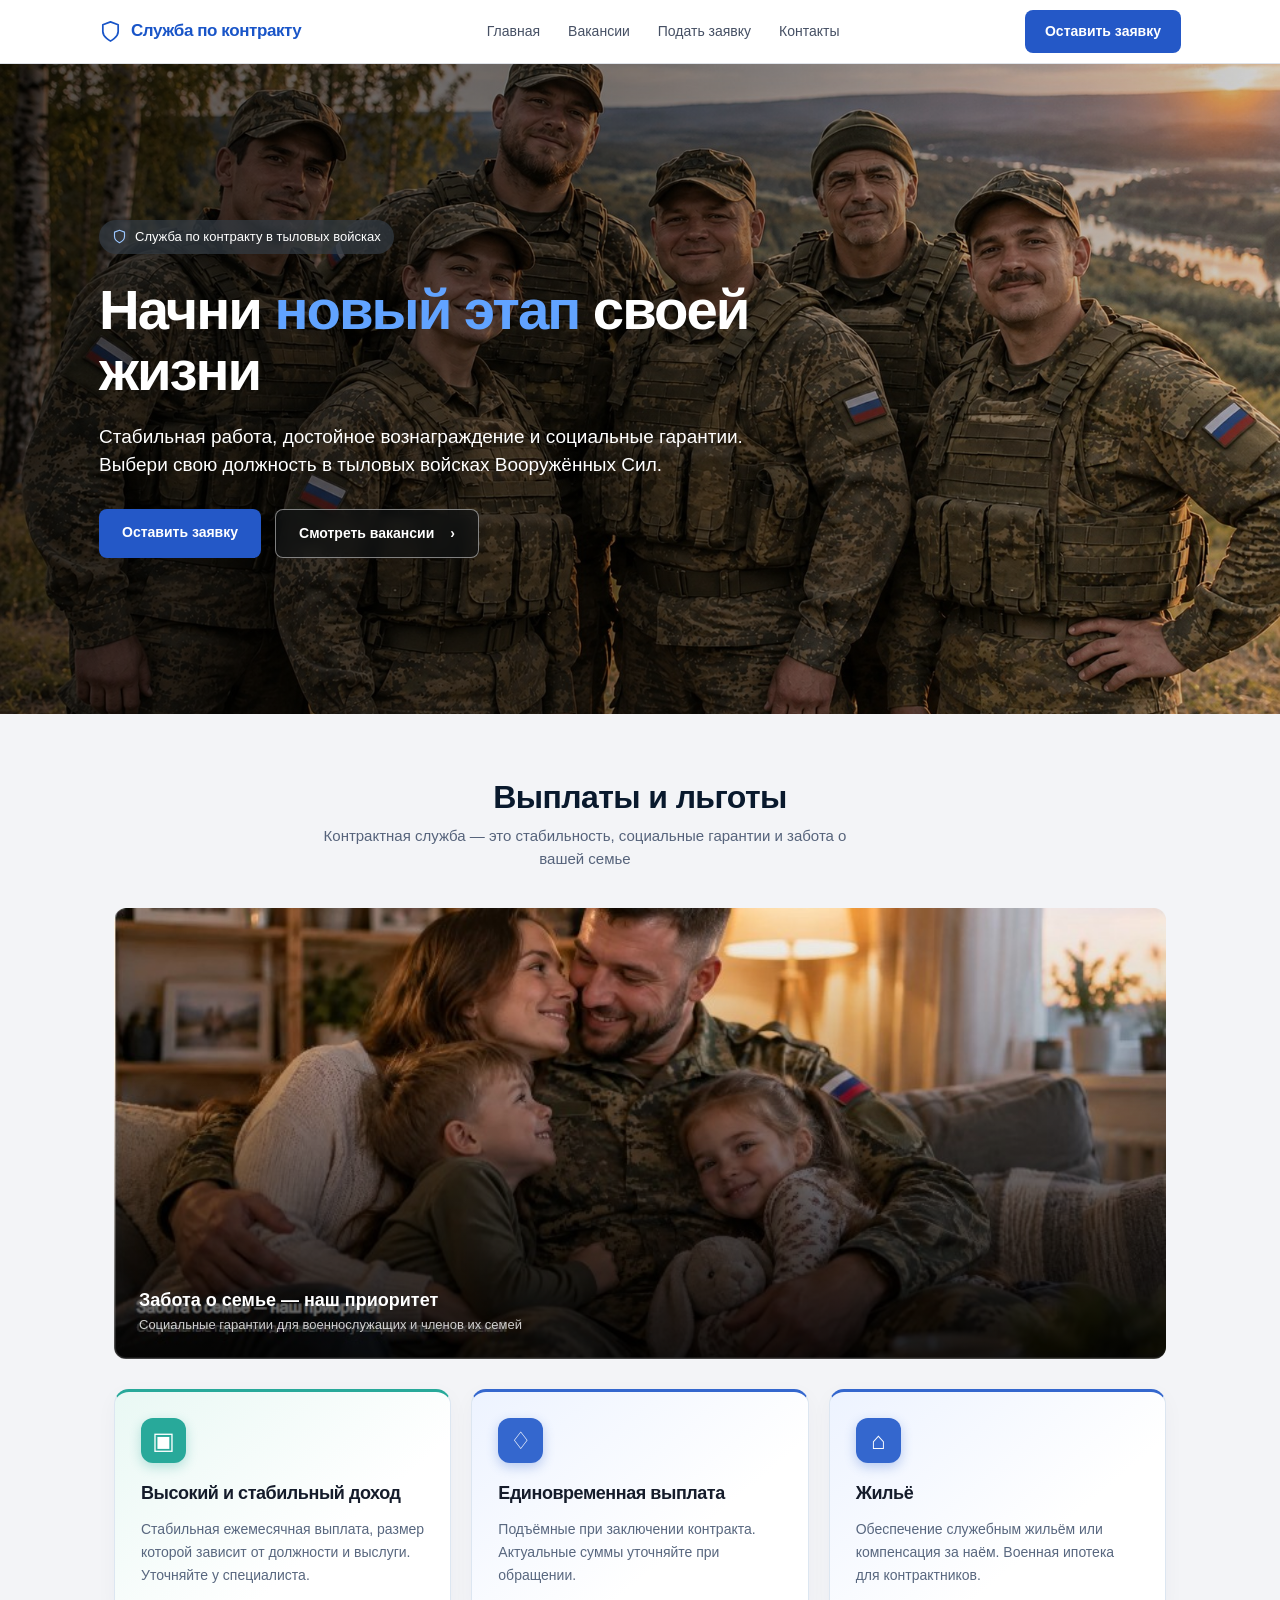
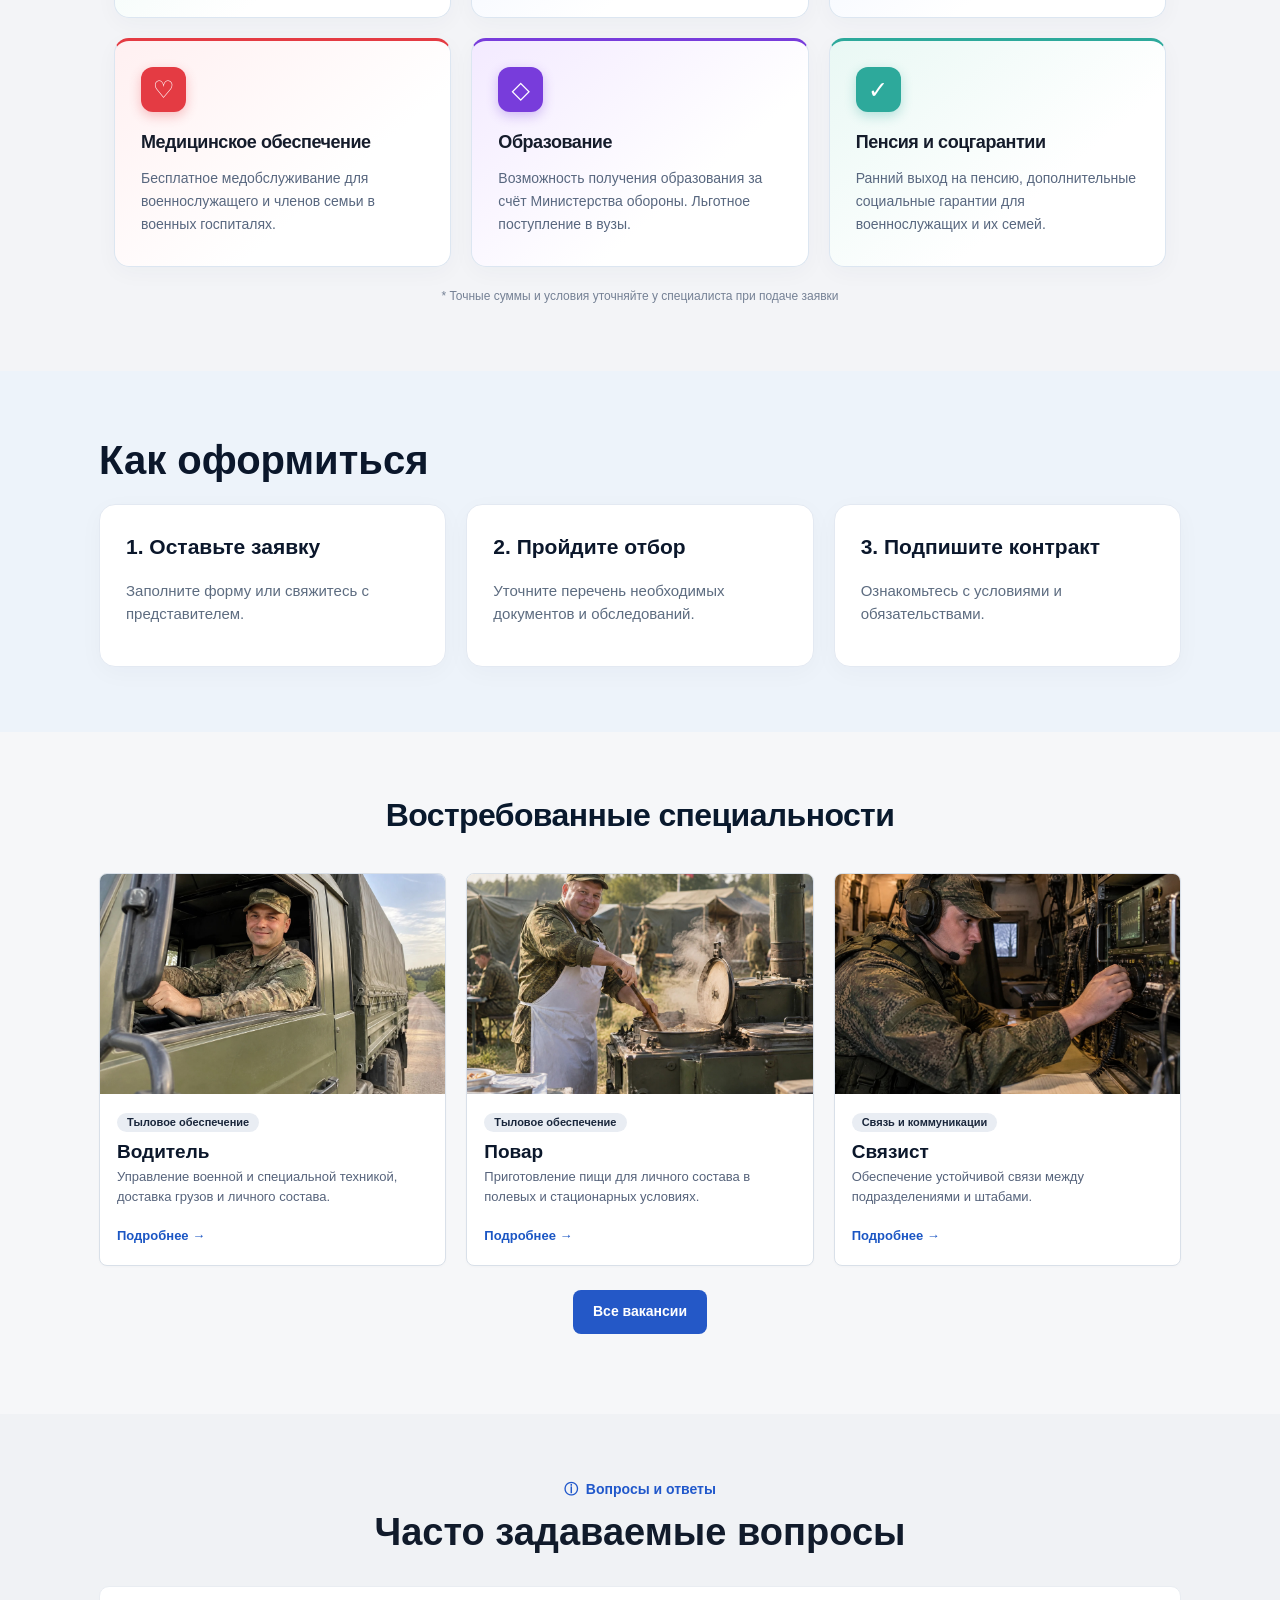
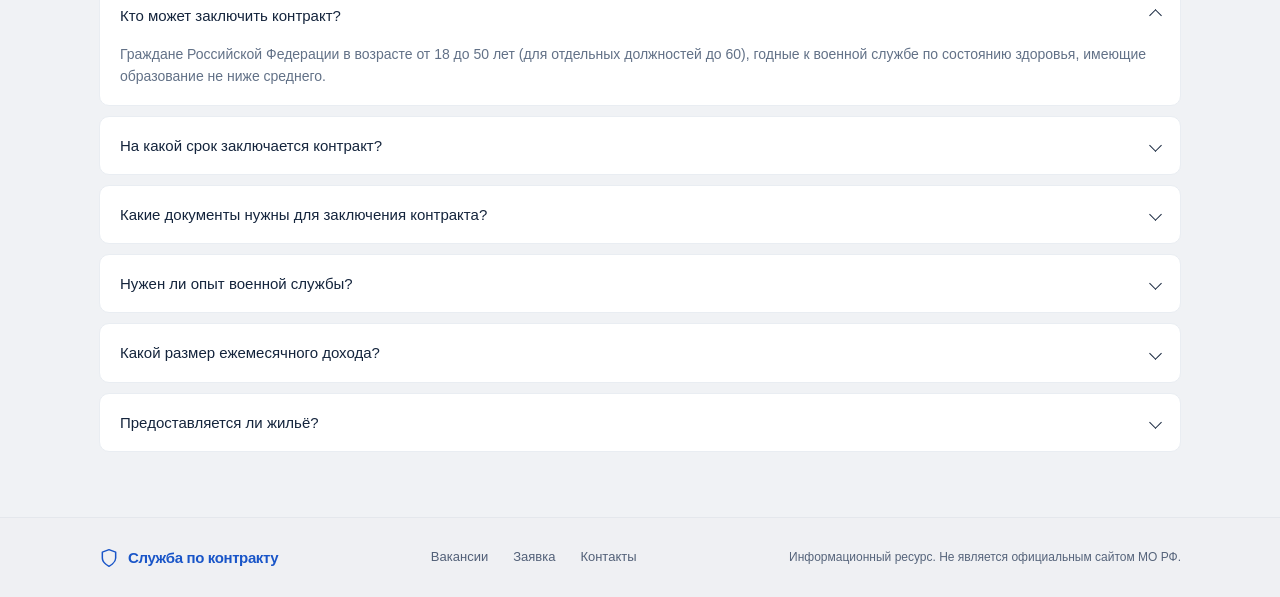
<file: index.html>
<!doctype html><html lang="ru"><head><meta charset="utf-8"><meta name="viewport" content="width=device-width,initial-scale=1"><title>Главная — Служба по контракту</title><link rel="stylesheet" href="style.css"><link rel="icon" href="assets/favicon.svg"><script defer src="assets/motion.js"></script></head><body><header class="site-header"><div class="wrap head"><a class="logo" href="index.html"><svg width="23" height="23" viewBox="0 0 24 24" fill="none" stroke="currentColor" stroke-width="1.8" stroke-linecap="round" stroke-linejoin="round" aria-hidden="true"><path d="M12 22s8-4 8-10V5l-8-3-8 3v7c0 6 8 10 8 10Z"/></svg><span>Служба по контракту</span></a><nav class="nav"><a href="index.html">Главная</a><a href="vacancies/index.html">Вакансии</a><a href="apply/index.html">Подать заявку</a><a href="contacts/index.html">Контакты</a></nav><a class="btn nav-cta" href="apply/index.html">Оставить заявку</a></div></header><section class="hero"><div class="wrap hero-inner"><div class="hero-copy"><span class="hero-pill"><svg width="23" height="23" viewBox="0 0 24 24" fill="none" stroke="currentColor" stroke-width="1.8" stroke-linecap="round" stroke-linejoin="round" aria-hidden="true"><path d="M12 22s8-4 8-10V5l-8-3-8 3v7c0 6 8 10 8 10Z"/></svg> Служба по контракту в тыловых войсках</span><h1>Начни <em>новый этап</em> своей жизни</h1><p>Стабильная работа, достойное вознаграждение и социальные гарантии. Выбери свою должность в тыловых войсках Вооружённых Сил.</p><div class="actions"><a class="btn" href="./apply/index.html">Оставить заявку</a><a class="btn secondary" href="./vacancies/index.html">Смотреть вакансии <span aria-hidden="true">›</span></a></div></div></div></section><section class="section benefits-section" id="benefits"><div class="wrap"><div class="section-intro reveal"><h2>Выплаты и льготы</h2><p>Контрактная служба — это стабильность, социальные гарантии и забота о вашей семье</p></div><figure class="family-feature reveal"><img src="./assets/family-photo.jpg" alt="Военнослужащий с семьёй" loading="lazy"><figcaption><strong>Забота о семье — наш приоритет</strong><span>Социальные гарантии для военнослужащих и членов их семей</span></figcaption></figure><div class="grid benefits-grid"><article class="card benefit-card benefit-0 reveal" style="--delay:0ms"><span class="benefit-icon" aria-hidden="true">▣</span><h3>Высокий и стабильный доход</h3><p>Стабильная ежемесячная выплата, размер которой зависит от должности и выслуги. Уточняйте у специалиста.</p></article><article class="card benefit-card benefit-1 reveal" style="--delay:95ms"><span class="benefit-icon" aria-hidden="true">♢</span><h3>Единовременная выплата</h3><p>Подъёмные при заключении контракта. Актуальные суммы уточняйте при обращении.</p></article><article class="card benefit-card benefit-2 reveal" style="--delay:190ms"><span class="benefit-icon" aria-hidden="true">⌂</span><h3>Жильё</h3><p>Обеспечение служебным жильём или компенсация за наём. Военная ипотека для контрактников.</p></article><article class="card benefit-card benefit-3 reveal" style="--delay:0ms"><span class="benefit-icon" aria-hidden="true">♡</span><h3>Медицинское обеспечение</h3><p>Бесплатное медобслуживание для военнослужащего и членов семьи в военных госпиталях.</p></article><article class="card benefit-card benefit-4 reveal" style="--delay:95ms"><span class="benefit-icon" aria-hidden="true">◇</span><h3>Образование</h3><p>Возможность получения образования за счёт Министерства обороны. Льготное поступление в вузы.</p></article><article class="card benefit-card benefit-5 reveal" style="--delay:190ms"><span class="benefit-icon" aria-hidden="true">✓</span><h3>Пенсия и соцгарантии</h3><p>Ранний выход на пенсию, дополнительные социальные гарантии для военнослужащих и их семей.</p></article></div><p class="benefit-note">* Точные суммы и условия уточняйте у специалиста при подаче заявки</p></div></section><section class="section strip"><div class="wrap"><h2>Как оформиться</h2><div class="grid"><article class="card"><h3>1. Оставьте заявку</h3><p>Заполните форму или свяжитесь с представителем.</p></article><article class="card"><h3>2. Пройдите отбор</h3><p>Уточните перечень необходимых документов и обследований.</p></article><article class="card"><h3>3. Подпишите контракт</h3><p>Ознакомьтесь с условиями и обязательствами.</p></article></div></div></section><section class="section"><div class="wrap"><div class="section-intro"><h2>Востребованные специальности</h2></div><div class="job-grid"><article class="job-card"><a class="job-image" href="./vacancies/voditel/index.html"><img src="./assets/voditel-photo.jpg" alt="Водитель" loading="lazy"></a><div class="job-body"><span class="job-tag">Тыловое обеспечение</span><h3>Водитель</h3><p>Управление военной и специальной техникой, доставка грузов и личного состава.</p><a class="job-link" href="./vacancies/voditel/index.html">Подробнее →</a></div></article><article class="job-card"><a class="job-image" href="./vacancies/povar/index.html"><img src="./assets/povar-photo.jpg" alt="Повар" loading="lazy"></a><div class="job-body"><span class="job-tag">Тыловое обеспечение</span><h3>Повар</h3><p>Приготовление пищи для личного состава в полевых и стационарных условиях.</p><a class="job-link" href="./vacancies/povar/index.html">Подробнее →</a></div></article><article class="job-card"><a class="job-image" href="./vacancies/svyazist/index.html"><img src="./assets/svyazist-photo.jpg" alt="Связист" loading="lazy"></a><div class="job-body"><span class="job-tag">Связь и коммуникации</span><h3>Связист</h3><p>Обеспечение устойчивой связи между подразделениями и штабами.</p><a class="job-link" href="./vacancies/svyazist/index.html">Подробнее →</a></div></article></div><p class="center-actions"><a class="btn" href="./vacancies/index.html">Все вакансии</a></p></div></section><section class="section faq-section" id="faq"><div class="wrap faq-wrap"><div class="faq-heading"><div class="faq-kicker">ⓘ &nbsp;Вопросы и ответы</div><h2>Часто задаваемые вопросы</h2></div><div class="faq-list"><details class="faq-item" open><summary>Кто может заключить контракт?<span class="faq-chevron" aria-hidden="true"></span></summary><div class="faq-answer">Граждане Российской Федерации в возрасте от 18 до 50 лет (для отдельных должностей до 60), годные к военной службе по состоянию здоровья, имеющие образование не ниже среднего.</div></details>
<details class="faq-item" ><summary>На какой срок заключается контракт?<span class="faq-chevron" aria-hidden="true"></span></summary><div class="faq-answer">Первый контракт может быть заключён на срок от 1 года до 5 лет. При повторном заключении — от 1 года до 10 лет. Конкретный срок определяется по согласованию.</div></details>
<details class="faq-item" ><summary>Какие документы нужны для заключения контракта?<span class="faq-chevron" aria-hidden="true"></span></summary><div class="faq-answer">Паспорт гражданина РФ, документы об образовании, медицинские документы, военный билет (при наличии), трудовая книжка. Полный список уточняйте при обращении.</div></details>
<details class="faq-item" ><summary>Нужен ли опыт военной службы?<span class="faq-chevron" aria-hidden="true"></span></summary><div class="faq-answer">Нет, предыдущий опыт военной службы не обязателен для большинства тыловых должностей. Вы пройдёте необходимую подготовку после заключения контракта.</div></details>
<details class="faq-item" ><summary>Какой размер ежемесячного дохода?<span class="faq-chevron" aria-hidden="true"></span></summary><div class="faq-answer">Размер зависит от должности, звания, выслуги лет и региона прохождения службы. Актуальные суммы уточняйте у нашего специалиста — он подробно расскажет о всех выплатах.</div></details>
<details class="faq-item" ><summary>Предоставляется ли жильё?<span class="faq-chevron" aria-hidden="true"></span></summary><div class="faq-answer">Да, контрактникам предоставляется служебное жильё или выплачивается компенсация за наём. Также доступна программа военной ипотеки.</div></details></div></div></section><footer><div class="wrap foot"><a class="logo" href="index.html"><svg width="23" height="23" viewBox="0 0 24 24" fill="none" stroke="currentColor" stroke-width="1.8" stroke-linecap="round" stroke-linejoin="round" aria-hidden="true"><path d="M12 22s8-4 8-10V5l-8-3-8 3v7c0 6 8 10 8 10Z"/></svg><span>Служба по контракту</span></a><nav class="foot-links"><a href="vacancies/index.html">Вакансии</a><a href="apply/index.html">Заявка</a><a href="contacts/index.html">Контакты</a></nav><span>Информационный ресурс. Не является официальным сайтом МО РФ.</span></div></footer></body></html>
</file>
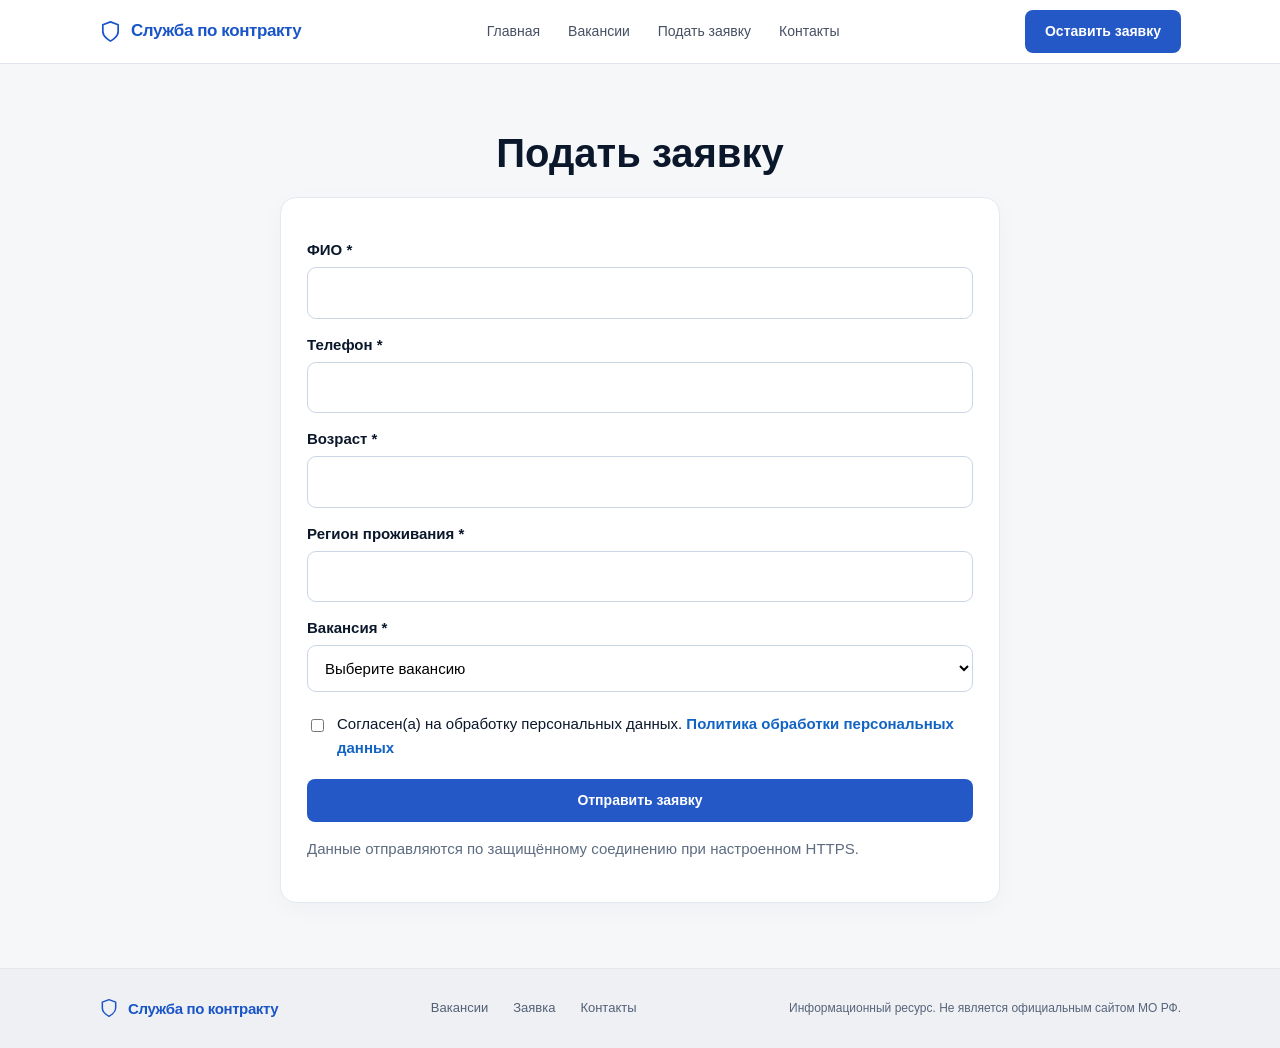
<file: apply/index.html>
<!doctype html><html lang="ru"><head><meta charset="utf-8"><meta name="viewport" content="width=device-width,initial-scale=1"><title>Подать заявку</title><link rel="stylesheet" href="../style.css"><link rel="icon" href="../assets/favicon.svg"><script defer src="../assets/motion.js"></script></head><body><header class="site-header"><div class="wrap head"><a class="logo" href="../index.html"><svg width="23" height="23" viewBox="0 0 24 24" fill="none" stroke="currentColor" stroke-width="1.8" stroke-linecap="round" stroke-linejoin="round" aria-hidden="true"><path d="M12 22s8-4 8-10V5l-8-3-8 3v7c0 6 8 10 8 10Z"/></svg><span>Служба по контракту</span></a><nav class="nav"><a href="../index.html">Главная</a><a href="../vacancies/index.html">Вакансии</a><a href="../apply/index.html">Подать заявку</a><a href="../contacts/index.html">Контакты</a></nav><a class="btn nav-cta" href="../apply/index.html">Оставить заявку</a></div></header><section class="section"><div class="wrap"><h1 style="text-align:center">Подать заявку</h1><div class="card form"><form onsubmit="if(location.protocol==='file:'){alert('Это локальный предпросмотр. Отправка заявок будет работать только после настройки PHP и почты на хостинге.');return false;}" method="post" action="../send.php"><label for="name">ФИО *</label><input name="name" id="name" required maxlength="150" autocomplete="name"><label for="phone">Телефон *</label><input name="phone" id="phone" required maxlength="30" autocomplete="tel"><label for="age">Возраст *</label><input name="age" id="age" type="number" min="18" max="60" required><label for="region">Регион проживания *</label><input name="region" id="region" maxlength="150" required><label for="vacancy">Вакансия *</label><select id="vacancy" name="vacancy" required><option value="">Выберите вакансию</option><option value="voditel">Водитель</option><option value="povar">Повар</option><option value="svyazist">Связист</option><option value="logist">Логист / Кладовщик</option><option value="medik">Медик / Санитар</option><option value="mehanik">Механик / Техник</option></select><div class="check"><input id="consent" type="checkbox" name="consent" value="yes" required><label for="consent">Согласен(а) на обработку персональных данных. <a href="../privacy/index.html">Политика обработки персональных данных</a></label></div><div style="position:absolute;left:-9999px" aria-hidden="true"><label>Не заполнять <input type="text" name="website" tabindex="-1" autocomplete="off"></label></div><button class="btn" type="submit">Отправить заявку</button><p class="muted">Данные отправляются по защищённому соединению при настроенном HTTPS.</p></form></div></div></section><script>const v=new URLSearchParams(location.search).get('vacancy');if(v){const s=document.querySelector('#vacancy');if([...s.options].some(x=>x.value===v))s.value=v}</script><footer><div class="wrap foot"><a class="logo" href="../index.html"><svg width="23" height="23" viewBox="0 0 24 24" fill="none" stroke="currentColor" stroke-width="1.8" stroke-linecap="round" stroke-linejoin="round" aria-hidden="true"><path d="M12 22s8-4 8-10V5l-8-3-8 3v7c0 6 8 10 8 10Z"/></svg><span>Служба по контракту</span></a><nav class="foot-links"><a href="../vacancies/index.html">Вакансии</a><a href="../apply/index.html">Заявка</a><a href="../contacts/index.html">Контакты</a></nav><span>Информационный ресурс. Не является официальным сайтом МО РФ.</span></div></footer></body></html>
</file>
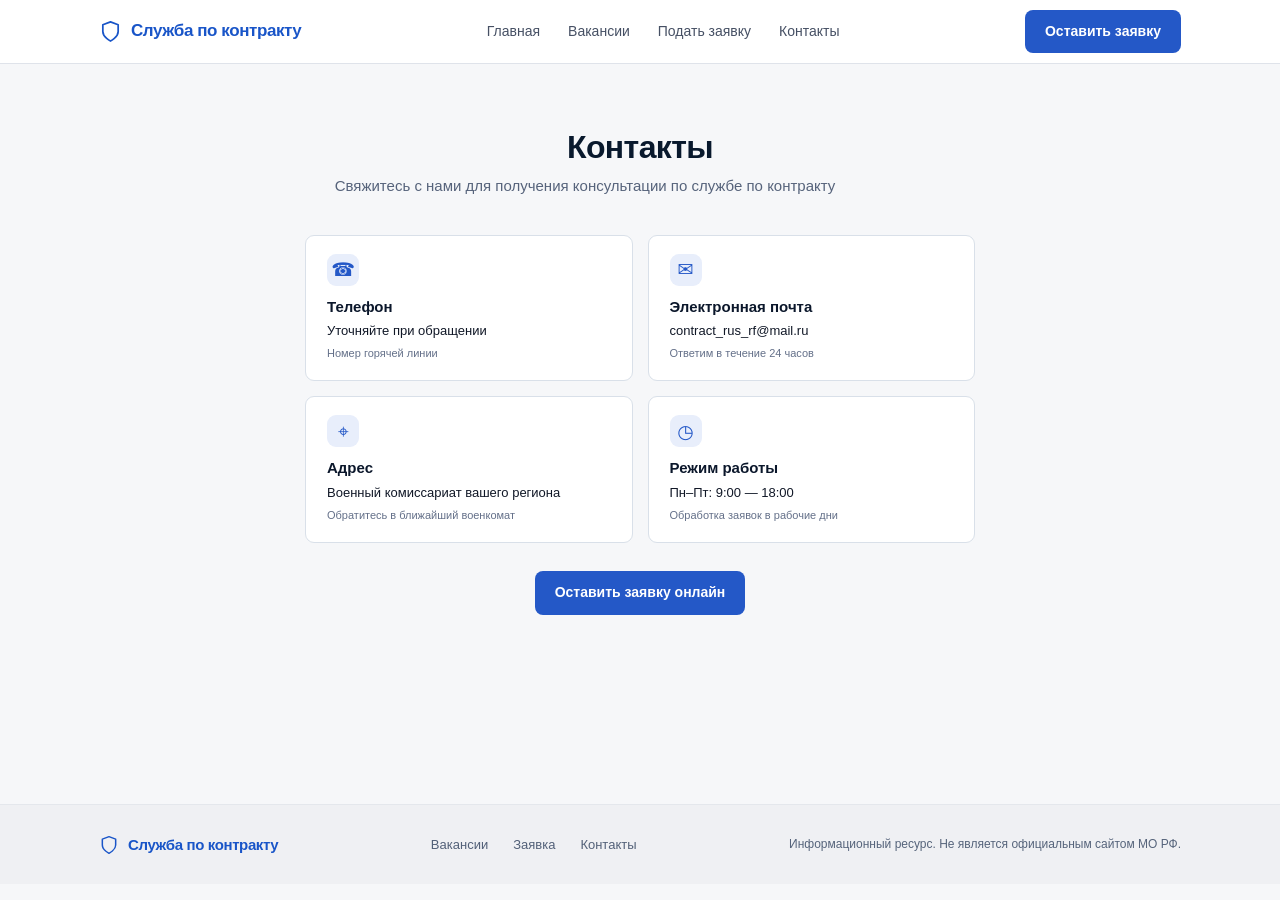
<file: contacts/index.html>
<!doctype html><html lang="ru"><head><meta charset="utf-8"><meta name="viewport" content="width=device-width,initial-scale=1"><title>Контакты — Служба по контракту</title><link rel="stylesheet" href="../style.css"><link rel="icon" href="../assets/favicon.svg"><script defer src="../assets/motion.js"></script></head><body><header class="site-header"><div class="wrap head"><a class="logo" href="../index.html"><svg width="23" height="23" viewBox="0 0 24 24" fill="none" stroke="currentColor" stroke-width="1.8" stroke-linecap="round" stroke-linejoin="round" aria-hidden="true"><path d="M12 22s8-4 8-10V5l-8-3-8 3v7c0 6 8 10 8 10Z"/></svg><span>Служба по контракту</span></a><nav class="nav"><a href="../index.html">Главная</a><a href="../vacancies/index.html">Вакансии</a><a href="../apply/index.html">Подать заявку</a><a href="../contacts/index.html">Контакты</a></nav><a class="btn nav-cta" href="../apply/index.html">Оставить заявку</a></div></header><main class="section contacts-section"><div class="contacts-container"><div class="section-intro"><h1>Контакты</h1><p>Свяжитесь с нами для получения консультации по службе по контракту</p></div><div class="contacts-grid"><article class="contact-tile"><span class="contact-icon">☎</span><h3>Телефон</h3><p>Уточняйте при обращении</p><small>Номер горячей линии</small></article><article class="contact-tile"><span class="contact-icon">✉</span><h3>Электронная почта</h3><p><a href="mailto:contract_rus_rf@mail.ru">contract_rus_rf@mail.ru</a></p><small>Ответим в течение 24 часов</small></article><article class="contact-tile"><span class="contact-icon">⌖</span><h3>Адрес</h3><p>Военный комиссариат вашего региона</p><small>Обратитесь в ближайший военкомат</small></article><article class="contact-tile"><span class="contact-icon">◷</span><h3>Режим работы</h3><p>Пн–Пт: 9:00 — 18:00</p><small>Обработка заявок в рабочие дни</small></article></div><div class="center-actions"><a class="btn" href="../apply/index.html">Оставить заявку онлайн</a></div></div></main><footer><div class="wrap foot"><a class="logo" href="../index.html"><svg width="23" height="23" viewBox="0 0 24 24" fill="none" stroke="currentColor" stroke-width="1.8" stroke-linecap="round" stroke-linejoin="round" aria-hidden="true"><path d="M12 22s8-4 8-10V5l-8-3-8 3v7c0 6 8 10 8 10Z"/></svg><span>Служба по контракту</span></a><nav class="foot-links"><a href="../vacancies/index.html">Вакансии</a><a href="../apply/index.html">Заявка</a><a href="../contacts/index.html">Контакты</a></nav><span>Информационный ресурс. Не является официальным сайтом МО РФ.</span></div></footer></body></html>
</file>
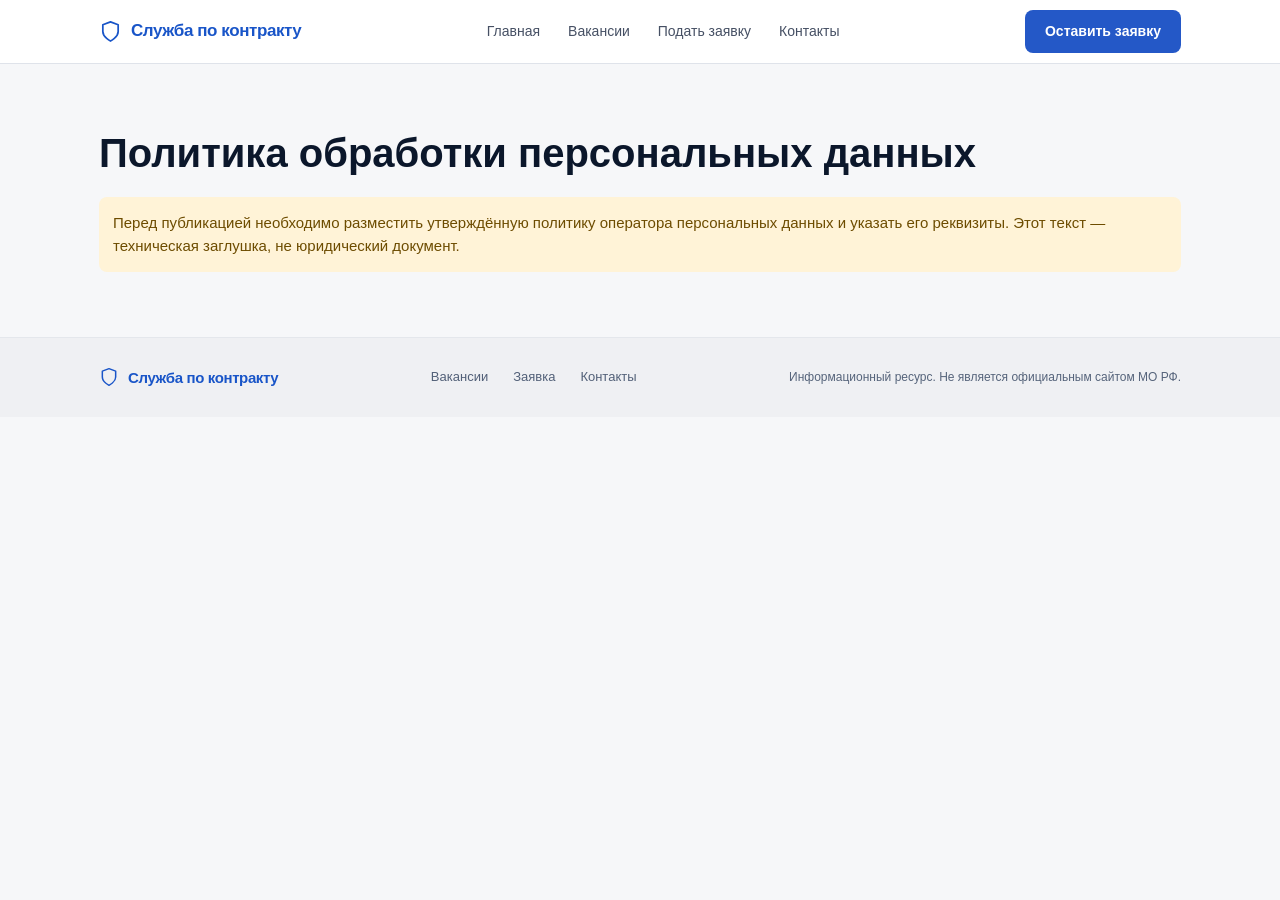
<file: privacy/index.html>
<!doctype html><html lang="ru"><head><meta charset="utf-8"><meta name="viewport" content="width=device-width,initial-scale=1"><title>Политика обработки персональных данных</title><link rel="stylesheet" href="../style.css"><link rel="icon" href="../assets/favicon.svg"><script defer src="../assets/motion.js"></script></head><body><header class="site-header"><div class="wrap head"><a class="logo" href="../index.html"><svg width="23" height="23" viewBox="0 0 24 24" fill="none" stroke="currentColor" stroke-width="1.8" stroke-linecap="round" stroke-linejoin="round" aria-hidden="true"><path d="M12 22s8-4 8-10V5l-8-3-8 3v7c0 6 8 10 8 10Z"/></svg><span>Служба по контракту</span></a><nav class="nav"><a href="../index.html">Главная</a><a href="../vacancies/index.html">Вакансии</a><a href="../apply/index.html">Подать заявку</a><a href="../contacts/index.html">Контакты</a></nav><a class="btn nav-cta" href="../apply/index.html">Оставить заявку</a></div></header><section class="section"><div class="wrap"><h1>Политика обработки персональных данных</h1><div class="alert">Перед публикацией необходимо разместить утверждённую политику оператора персональных данных и указать его реквизиты. Этот текст — техническая заглушка, не юридический документ.</div></div></section><footer><div class="wrap foot"><a class="logo" href="../index.html"><svg width="23" height="23" viewBox="0 0 24 24" fill="none" stroke="currentColor" stroke-width="1.8" stroke-linecap="round" stroke-linejoin="round" aria-hidden="true"><path d="M12 22s8-4 8-10V5l-8-3-8 3v7c0 6 8 10 8 10Z"/></svg><span>Служба по контракту</span></a><nav class="foot-links"><a href="../vacancies/index.html">Вакансии</a><a href="../apply/index.html">Заявка</a><a href="../contacts/index.html">Контакты</a></nav><span>Информационный ресурс. Не является официальным сайтом МО РФ.</span></div></footer></body></html>
</file>
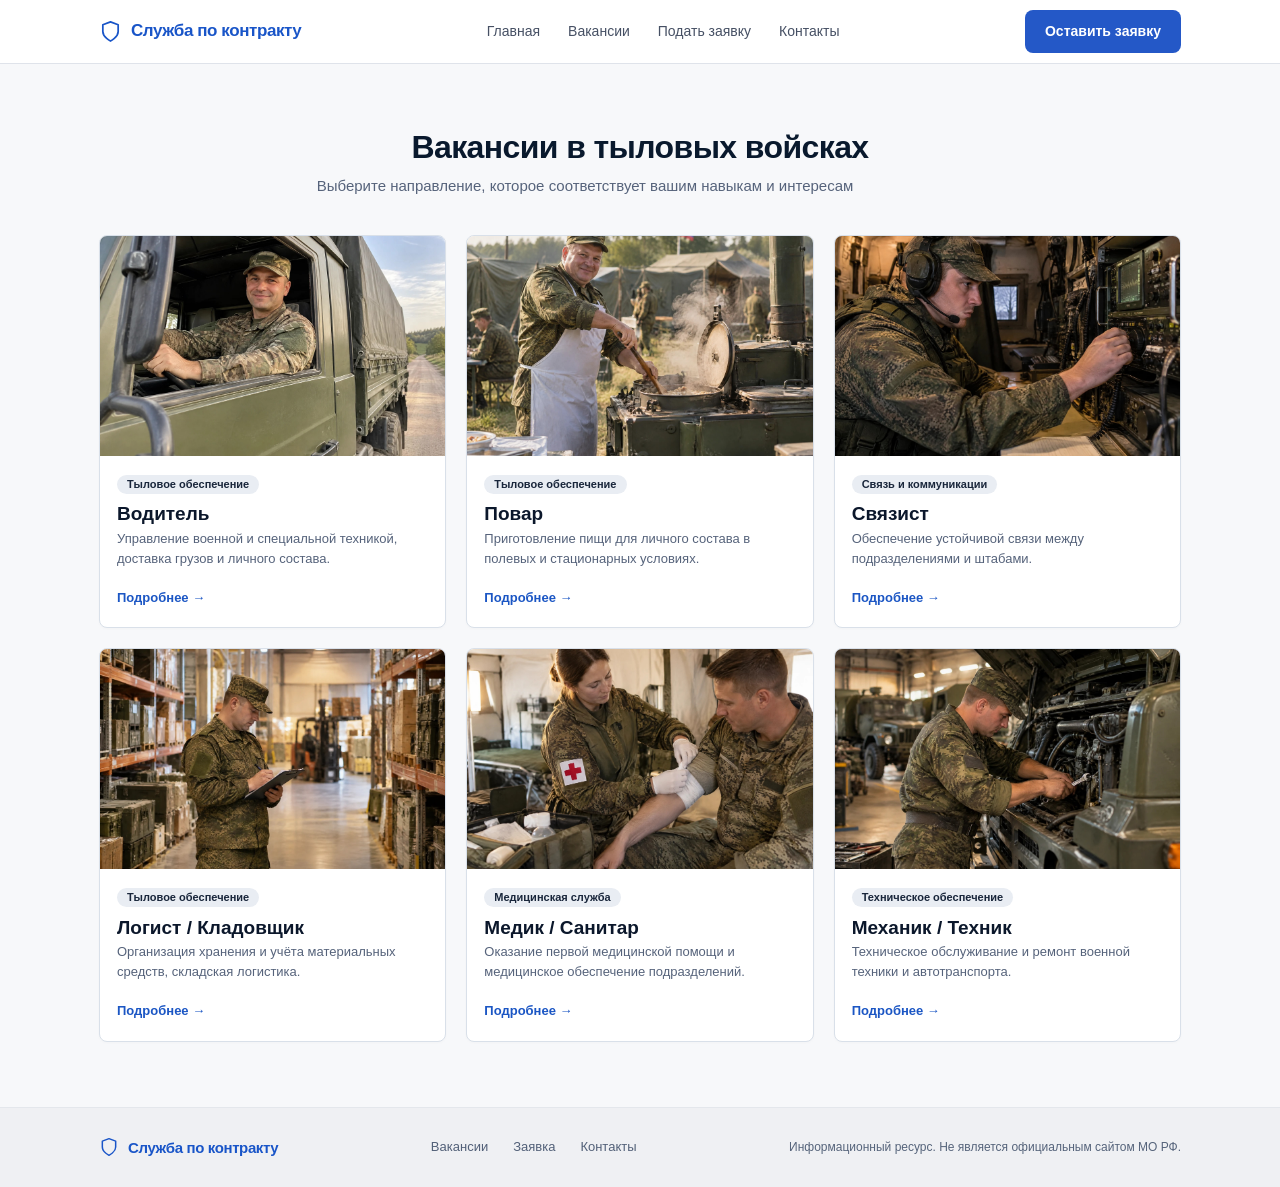
<file: vacancies/index.html>
<!doctype html><html lang="ru"><head><meta charset="utf-8"><meta name="viewport" content="width=device-width,initial-scale=1"><title>Вакансии — Служба по контракту</title><link rel="stylesheet" href="../style.css"><link rel="icon" href="../assets/favicon.svg"><script defer src="../assets/motion.js"></script></head><body><header class="site-header"><div class="wrap head"><a class="logo" href="../index.html"><svg width="23" height="23" viewBox="0 0 24 24" fill="none" stroke="currentColor" stroke-width="1.8" stroke-linecap="round" stroke-linejoin="round" aria-hidden="true"><path d="M12 22s8-4 8-10V5l-8-3-8 3v7c0 6 8 10 8 10Z"/></svg><span>Служба по контракту</span></a><nav class="nav"><a href="../index.html">Главная</a><a href="../vacancies/index.html">Вакансии</a><a href="../apply/index.html">Подать заявку</a><a href="../contacts/index.html">Контакты</a></nav><a class="btn nav-cta" href="../apply/index.html">Оставить заявку</a></div></header><main class="section jobs-section"><div class="wrap"><div class="section-intro"><h1>Вакансии в тыловых войсках</h1><p>Выберите направление, которое соответствует вашим навыкам и интересам</p></div><div class="job-grid"><article class="job-card"><a class="job-image" href="../vacancies/voditel/index.html"><img src="../assets/voditel-photo.jpg" alt="Водитель" loading="lazy"></a><div class="job-body"><span class="job-tag">Тыловое обеспечение</span><h3>Водитель</h3><p>Управление военной и специальной техникой, доставка грузов и личного состава.</p><a class="job-link" href="../vacancies/voditel/index.html">Подробнее →</a></div></article><article class="job-card"><a class="job-image" href="../vacancies/povar/index.html"><img src="../assets/povar-photo.jpg" alt="Повар" loading="lazy"></a><div class="job-body"><span class="job-tag">Тыловое обеспечение</span><h3>Повар</h3><p>Приготовление пищи для личного состава в полевых и стационарных условиях.</p><a class="job-link" href="../vacancies/povar/index.html">Подробнее →</a></div></article><article class="job-card"><a class="job-image" href="../vacancies/svyazist/index.html"><img src="../assets/svyazist-photo.jpg" alt="Связист" loading="lazy"></a><div class="job-body"><span class="job-tag">Связь и коммуникации</span><h3>Связист</h3><p>Обеспечение устойчивой связи между подразделениями и штабами.</p><a class="job-link" href="../vacancies/svyazist/index.html">Подробнее →</a></div></article><article class="job-card"><a class="job-image" href="../vacancies/logist/index.html"><img src="../assets/logist-photo.jpg" alt="Логист / Кладовщик" loading="lazy"></a><div class="job-body"><span class="job-tag">Тыловое обеспечение</span><h3>Логист / Кладовщик</h3><p>Организация хранения и учёта материальных средств, складская логистика.</p><a class="job-link" href="../vacancies/logist/index.html">Подробнее →</a></div></article><article class="job-card"><a class="job-image" href="../vacancies/medik/index.html"><img src="../assets/medik-photo.jpg" alt="Медик / Санитар" loading="lazy"></a><div class="job-body"><span class="job-tag">Медицинская служба</span><h3>Медик / Санитар</h3><p>Оказание первой медицинской помощи и медицинское обеспечение подразделений.</p><a class="job-link" href="../vacancies/medik/index.html">Подробнее →</a></div></article><article class="job-card"><a class="job-image" href="../vacancies/mehanik/index.html"><img src="../assets/mehanik-photo.jpg" alt="Механик / Техник" loading="lazy"></a><div class="job-body"><span class="job-tag">Техническое обеспечение</span><h3>Механик / Техник</h3><p>Техническое обслуживание и ремонт военной техники и автотранспорта.</p><a class="job-link" href="../vacancies/mehanik/index.html">Подробнее →</a></div></article></div></div></main><footer><div class="wrap foot"><a class="logo" href="../index.html"><svg width="23" height="23" viewBox="0 0 24 24" fill="none" stroke="currentColor" stroke-width="1.8" stroke-linecap="round" stroke-linejoin="round" aria-hidden="true"><path d="M12 22s8-4 8-10V5l-8-3-8 3v7c0 6 8 10 8 10Z"/></svg><span>Служба по контракту</span></a><nav class="foot-links"><a href="../vacancies/index.html">Вакансии</a><a href="../apply/index.html">Заявка</a><a href="../contacts/index.html">Контакты</a></nav><span>Информационный ресурс. Не является официальным сайтом МО РФ.</span></div></footer></body></html>
</file>
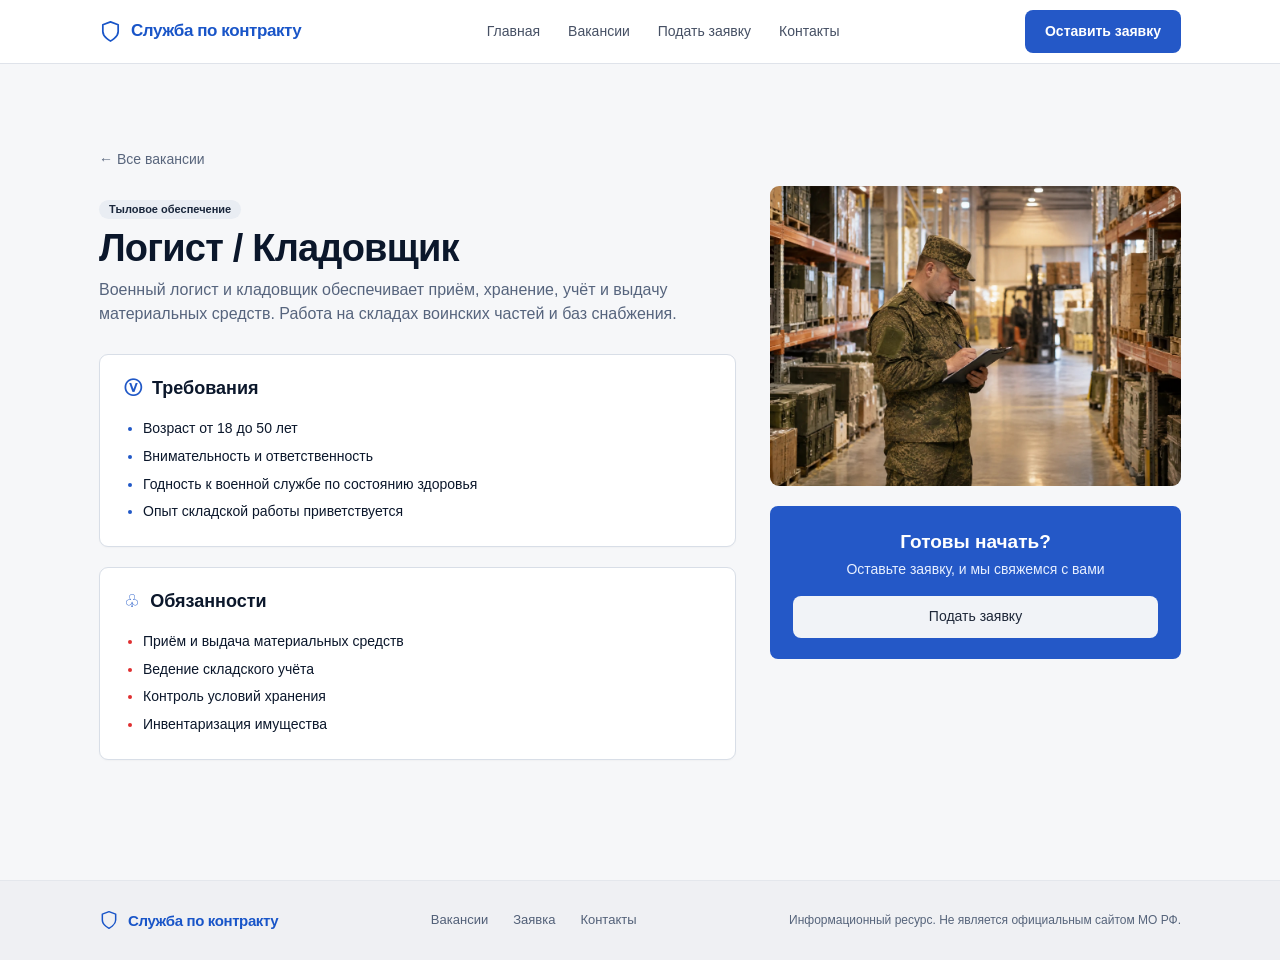
<file: vacancies/logist/index.html>
<!doctype html><html lang="ru"><head><meta charset="utf-8"><meta name="viewport" content="width=device-width,initial-scale=1"><title>Логист / Кладовщик — Служба по контракту</title><link rel="stylesheet" href="../../style.css"><link rel="icon" href="../../assets/favicon.svg"><script defer src="../../assets/motion.js"></script></head><body><header class="site-header"><div class="wrap head"><a class="logo" href="../../index.html"><svg width="23" height="23" viewBox="0 0 24 24" fill="none" stroke="currentColor" stroke-width="1.8" stroke-linecap="round" stroke-linejoin="round" aria-hidden="true"><path d="M12 22s8-4 8-10V5l-8-3-8 3v7c0 6 8 10 8 10Z"/></svg><span>Служба по контракту</span></a><nav class="nav"><a href="../../index.html">Главная</a><a href="../../vacancies/index.html">Вакансии</a><a href="../../apply/index.html">Подать заявку</a><a href="../../contacts/index.html">Контакты</a></nav><a class="btn nav-cta" href="../../apply/index.html">Оставить заявку</a></div></header><main class="detail-section"><div class="wrap detail-layout"><div class="detail-left"><a class="back-link" href="../../vacancies/index.html">← Все вакансии</a><span class="job-tag">Тыловое обеспечение</span><h1>Логист / Кладовщик</h1><p class="detail-description">Военный логист и кладовщик обеспечивает приём, хранение, учёт и выдачу материальных средств. Работа на складах воинских частей и баз снабжения.</p><section class="detail-box req"><h2><span class="detail-symbol">ⓥ</span>Требования</h2><ul><li>Возраст от 18 до 50 лет</li><li>Внимательность и ответственность</li><li>Годность к военной службе по состоянию здоровья</li><li>Опыт складской работы приветствуется</li></ul></section><section class="detail-box dut"><h2><span class="detail-symbol">♧</span>Обязанности</h2><ul><li>Приём и выдача материальных средств</li><li>Ведение складского учёта</li><li>Контроль условий хранения</li><li>Инвентаризация имущества</li></ul></section></div><aside class="detail-right"><img src="../../assets/logist-photo.jpg" alt="Логист / Кладовщик"><div class="detail-cta"><h2>Готовы начать?</h2><p>Оставьте заявку, и мы свяжемся с вами</p><a href="../../apply/index.html?vacancy=logist">Подать заявку</a></div></aside></div></main><footer><div class="wrap foot"><a class="logo" href="../../index.html"><svg width="23" height="23" viewBox="0 0 24 24" fill="none" stroke="currentColor" stroke-width="1.8" stroke-linecap="round" stroke-linejoin="round" aria-hidden="true"><path d="M12 22s8-4 8-10V5l-8-3-8 3v7c0 6 8 10 8 10Z"/></svg><span>Служба по контракту</span></a><nav class="foot-links"><a href="../../vacancies/index.html">Вакансии</a><a href="../../apply/index.html">Заявка</a><a href="../../contacts/index.html">Контакты</a></nav><span>Информационный ресурс. Не является официальным сайтом МО РФ.</span></div></footer></body></html>
</file>
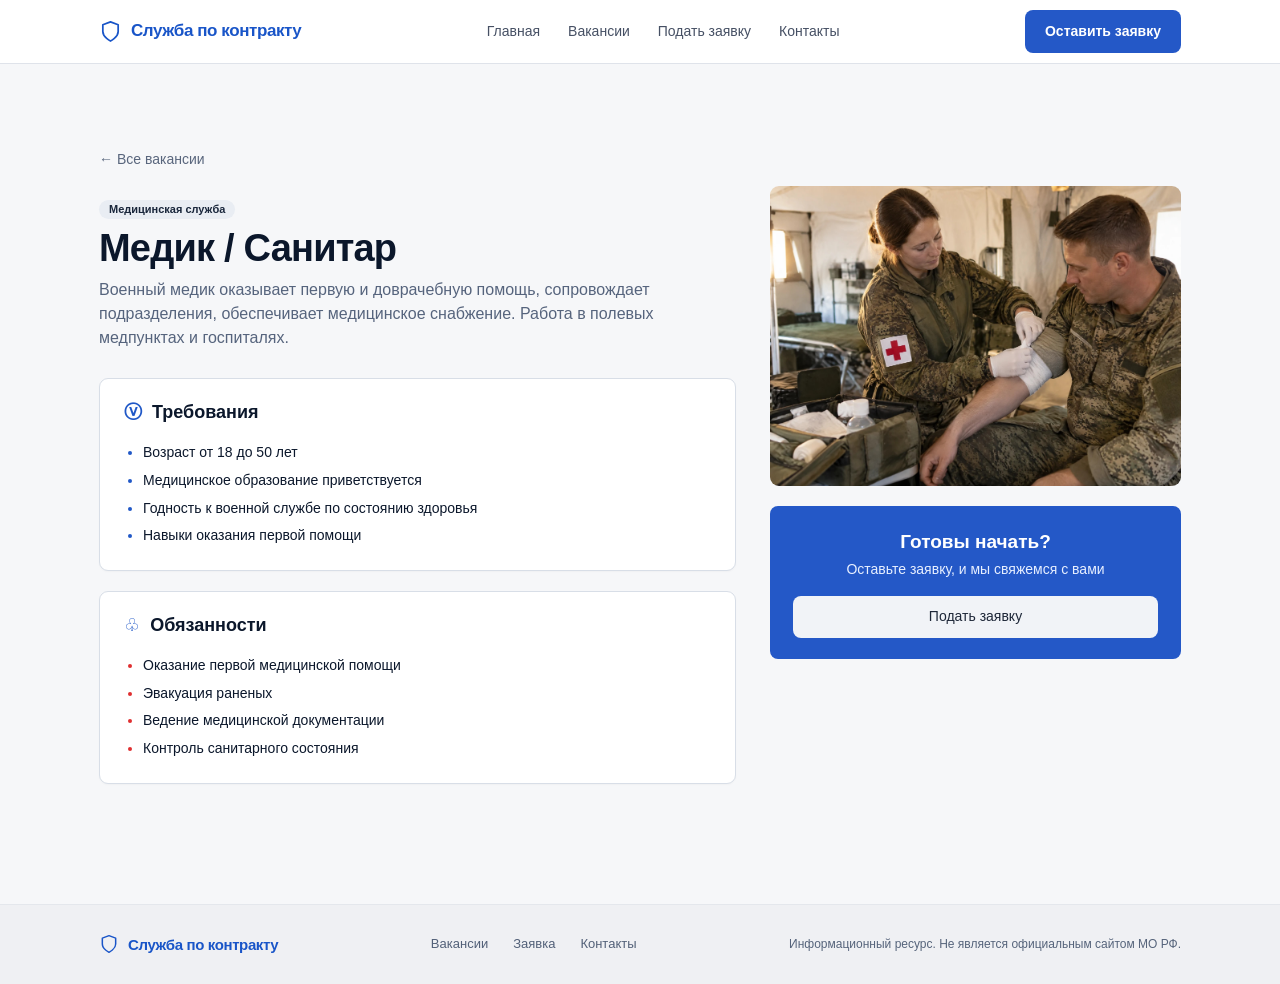
<file: vacancies/medik/index.html>
<!doctype html><html lang="ru"><head><meta charset="utf-8"><meta name="viewport" content="width=device-width,initial-scale=1"><title>Медик / Санитар — Служба по контракту</title><link rel="stylesheet" href="../../style.css"><link rel="icon" href="../../assets/favicon.svg"><script defer src="../../assets/motion.js"></script></head><body><header class="site-header"><div class="wrap head"><a class="logo" href="../../index.html"><svg width="23" height="23" viewBox="0 0 24 24" fill="none" stroke="currentColor" stroke-width="1.8" stroke-linecap="round" stroke-linejoin="round" aria-hidden="true"><path d="M12 22s8-4 8-10V5l-8-3-8 3v7c0 6 8 10 8 10Z"/></svg><span>Служба по контракту</span></a><nav class="nav"><a href="../../index.html">Главная</a><a href="../../vacancies/index.html">Вакансии</a><a href="../../apply/index.html">Подать заявку</a><a href="../../contacts/index.html">Контакты</a></nav><a class="btn nav-cta" href="../../apply/index.html">Оставить заявку</a></div></header><main class="detail-section"><div class="wrap detail-layout"><div class="detail-left"><a class="back-link" href="../../vacancies/index.html">← Все вакансии</a><span class="job-tag">Медицинская служба</span><h1>Медик / Санитар</h1><p class="detail-description">Военный медик оказывает первую и доврачебную помощь, сопровождает подразделения, обеспечивает медицинское снабжение. Работа в полевых медпунктах и госпиталях.</p><section class="detail-box req"><h2><span class="detail-symbol">ⓥ</span>Требования</h2><ul><li>Возраст от 18 до 50 лет</li><li>Медицинское образование приветствуется</li><li>Годность к военной службе по состоянию здоровья</li><li>Навыки оказания первой помощи</li></ul></section><section class="detail-box dut"><h2><span class="detail-symbol">♧</span>Обязанности</h2><ul><li>Оказание первой медицинской помощи</li><li>Эвакуация раненых</li><li>Ведение медицинской документации</li><li>Контроль санитарного состояния</li></ul></section></div><aside class="detail-right"><img src="../../assets/medik-photo.jpg" alt="Медик / Санитар"><div class="detail-cta"><h2>Готовы начать?</h2><p>Оставьте заявку, и мы свяжемся с вами</p><a href="../../apply/index.html?vacancy=medik">Подать заявку</a></div></aside></div></main><footer><div class="wrap foot"><a class="logo" href="../../index.html"><svg width="23" height="23" viewBox="0 0 24 24" fill="none" stroke="currentColor" stroke-width="1.8" stroke-linecap="round" stroke-linejoin="round" aria-hidden="true"><path d="M12 22s8-4 8-10V5l-8-3-8 3v7c0 6 8 10 8 10Z"/></svg><span>Служба по контракту</span></a><nav class="foot-links"><a href="../../vacancies/index.html">Вакансии</a><a href="../../apply/index.html">Заявка</a><a href="../../contacts/index.html">Контакты</a></nav><span>Информационный ресурс. Не является официальным сайтом МО РФ.</span></div></footer></body></html>
</file>
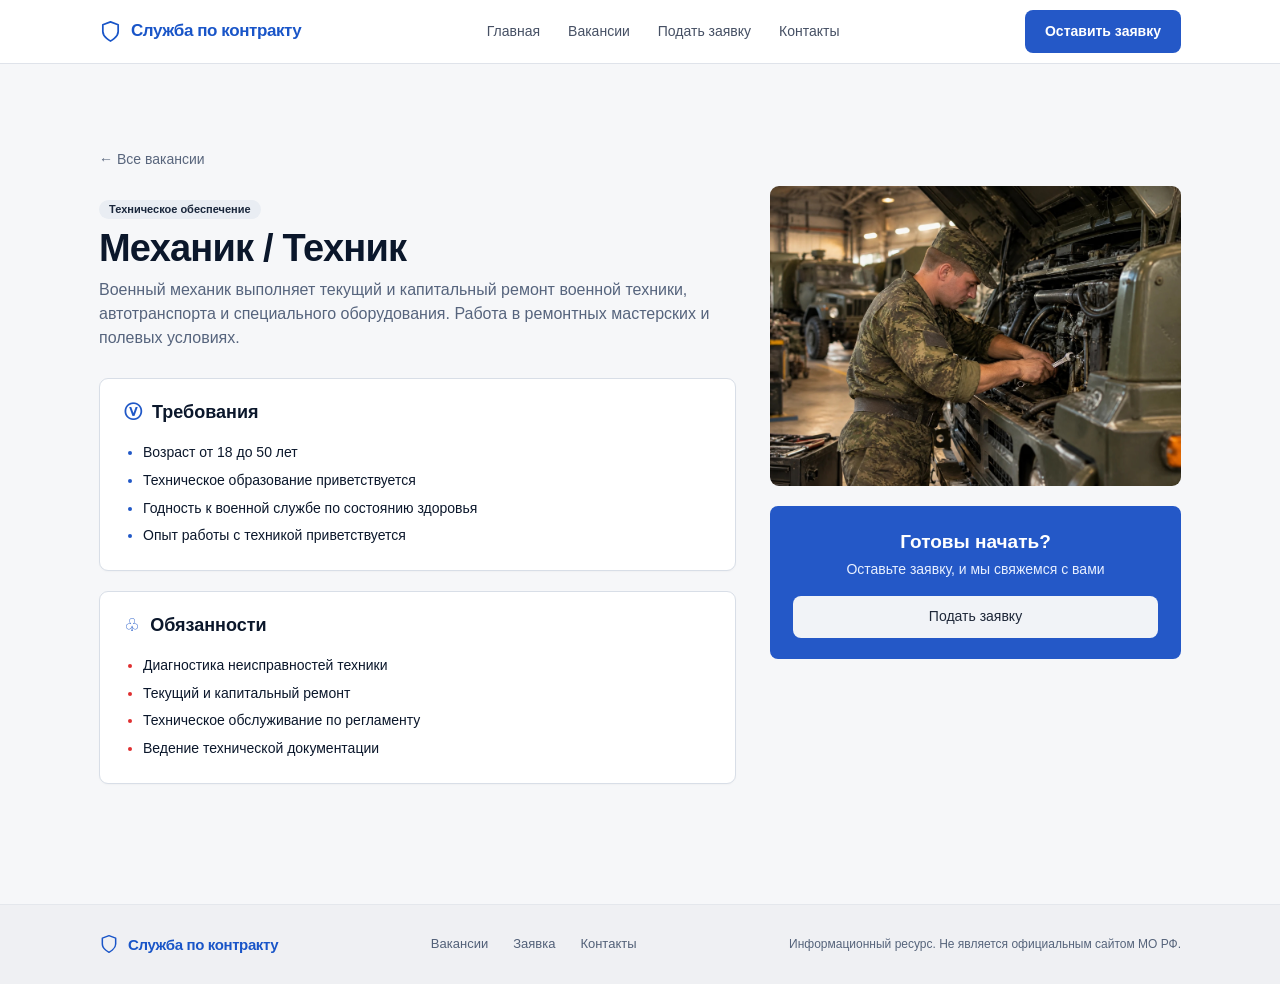
<file: vacancies/mehanik/index.html>
<!doctype html><html lang="ru"><head><meta charset="utf-8"><meta name="viewport" content="width=device-width,initial-scale=1"><title>Механик / Техник — Служба по контракту</title><link rel="stylesheet" href="../../style.css"><link rel="icon" href="../../assets/favicon.svg"><script defer src="../../assets/motion.js"></script></head><body><header class="site-header"><div class="wrap head"><a class="logo" href="../../index.html"><svg width="23" height="23" viewBox="0 0 24 24" fill="none" stroke="currentColor" stroke-width="1.8" stroke-linecap="round" stroke-linejoin="round" aria-hidden="true"><path d="M12 22s8-4 8-10V5l-8-3-8 3v7c0 6 8 10 8 10Z"/></svg><span>Служба по контракту</span></a><nav class="nav"><a href="../../index.html">Главная</a><a href="../../vacancies/index.html">Вакансии</a><a href="../../apply/index.html">Подать заявку</a><a href="../../contacts/index.html">Контакты</a></nav><a class="btn nav-cta" href="../../apply/index.html">Оставить заявку</a></div></header><main class="detail-section"><div class="wrap detail-layout"><div class="detail-left"><a class="back-link" href="../../vacancies/index.html">← Все вакансии</a><span class="job-tag">Техническое обеспечение</span><h1>Механик / Техник</h1><p class="detail-description">Военный механик выполняет текущий и капитальный ремонт военной техники, автотранспорта и специального оборудования. Работа в ремонтных мастерских и полевых условиях.</p><section class="detail-box req"><h2><span class="detail-symbol">ⓥ</span>Требования</h2><ul><li>Возраст от 18 до 50 лет</li><li>Техническое образование приветствуется</li><li>Годность к военной службе по состоянию здоровья</li><li>Опыт работы с техникой приветствуется</li></ul></section><section class="detail-box dut"><h2><span class="detail-symbol">♧</span>Обязанности</h2><ul><li>Диагностика неисправностей техники</li><li>Текущий и капитальный ремонт</li><li>Техническое обслуживание по регламенту</li><li>Ведение технической документации</li></ul></section></div><aside class="detail-right"><img src="../../assets/mehanik-photo.jpg" alt="Механик / Техник"><div class="detail-cta"><h2>Готовы начать?</h2><p>Оставьте заявку, и мы свяжемся с вами</p><a href="../../apply/index.html?vacancy=mehanik">Подать заявку</a></div></aside></div></main><footer><div class="wrap foot"><a class="logo" href="../../index.html"><svg width="23" height="23" viewBox="0 0 24 24" fill="none" stroke="currentColor" stroke-width="1.8" stroke-linecap="round" stroke-linejoin="round" aria-hidden="true"><path d="M12 22s8-4 8-10V5l-8-3-8 3v7c0 6 8 10 8 10Z"/></svg><span>Служба по контракту</span></a><nav class="foot-links"><a href="../../vacancies/index.html">Вакансии</a><a href="../../apply/index.html">Заявка</a><a href="../../contacts/index.html">Контакты</a></nav><span>Информационный ресурс. Не является официальным сайтом МО РФ.</span></div></footer></body></html>
</file>
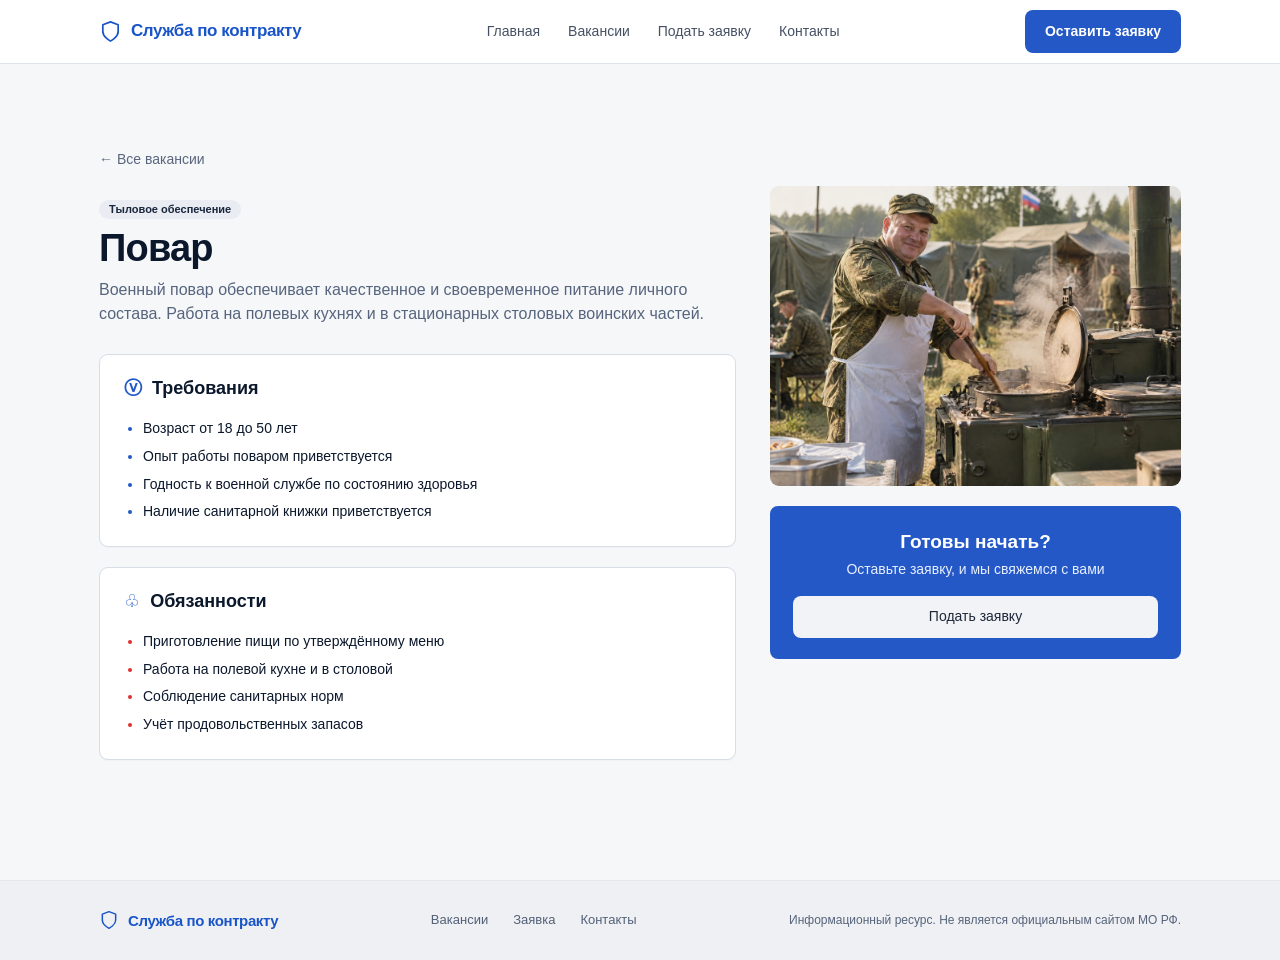
<file: vacancies/povar/index.html>
<!doctype html><html lang="ru"><head><meta charset="utf-8"><meta name="viewport" content="width=device-width,initial-scale=1"><title>Повар — Служба по контракту</title><link rel="stylesheet" href="../../style.css"><link rel="icon" href="../../assets/favicon.svg"><script defer src="../../assets/motion.js"></script></head><body><header class="site-header"><div class="wrap head"><a class="logo" href="../../index.html"><svg width="23" height="23" viewBox="0 0 24 24" fill="none" stroke="currentColor" stroke-width="1.8" stroke-linecap="round" stroke-linejoin="round" aria-hidden="true"><path d="M12 22s8-4 8-10V5l-8-3-8 3v7c0 6 8 10 8 10Z"/></svg><span>Служба по контракту</span></a><nav class="nav"><a href="../../index.html">Главная</a><a href="../../vacancies/index.html">Вакансии</a><a href="../../apply/index.html">Подать заявку</a><a href="../../contacts/index.html">Контакты</a></nav><a class="btn nav-cta" href="../../apply/index.html">Оставить заявку</a></div></header><main class="detail-section"><div class="wrap detail-layout"><div class="detail-left"><a class="back-link" href="../../vacancies/index.html">← Все вакансии</a><span class="job-tag">Тыловое обеспечение</span><h1>Повар</h1><p class="detail-description">Военный повар обеспечивает качественное и своевременное питание личного состава. Работа на полевых кухнях и в стационарных столовых воинских частей.</p><section class="detail-box req"><h2><span class="detail-symbol">ⓥ</span>Требования</h2><ul><li>Возраст от 18 до 50 лет</li><li>Опыт работы поваром приветствуется</li><li>Годность к военной службе по состоянию здоровья</li><li>Наличие санитарной книжки приветствуется</li></ul></section><section class="detail-box dut"><h2><span class="detail-symbol">♧</span>Обязанности</h2><ul><li>Приготовление пищи по утверждённому меню</li><li>Работа на полевой кухне и в столовой</li><li>Соблюдение санитарных норм</li><li>Учёт продовольственных запасов</li></ul></section></div><aside class="detail-right"><img src="../../assets/povar-photo.jpg" alt="Повар"><div class="detail-cta"><h2>Готовы начать?</h2><p>Оставьте заявку, и мы свяжемся с вами</p><a href="../../apply/index.html?vacancy=povar">Подать заявку</a></div></aside></div></main><footer><div class="wrap foot"><a class="logo" href="../../index.html"><svg width="23" height="23" viewBox="0 0 24 24" fill="none" stroke="currentColor" stroke-width="1.8" stroke-linecap="round" stroke-linejoin="round" aria-hidden="true"><path d="M12 22s8-4 8-10V5l-8-3-8 3v7c0 6 8 10 8 10Z"/></svg><span>Служба по контракту</span></a><nav class="foot-links"><a href="../../vacancies/index.html">Вакансии</a><a href="../../apply/index.html">Заявка</a><a href="../../contacts/index.html">Контакты</a></nav><span>Информационный ресурс. Не является официальным сайтом МО РФ.</span></div></footer></body></html>
</file>
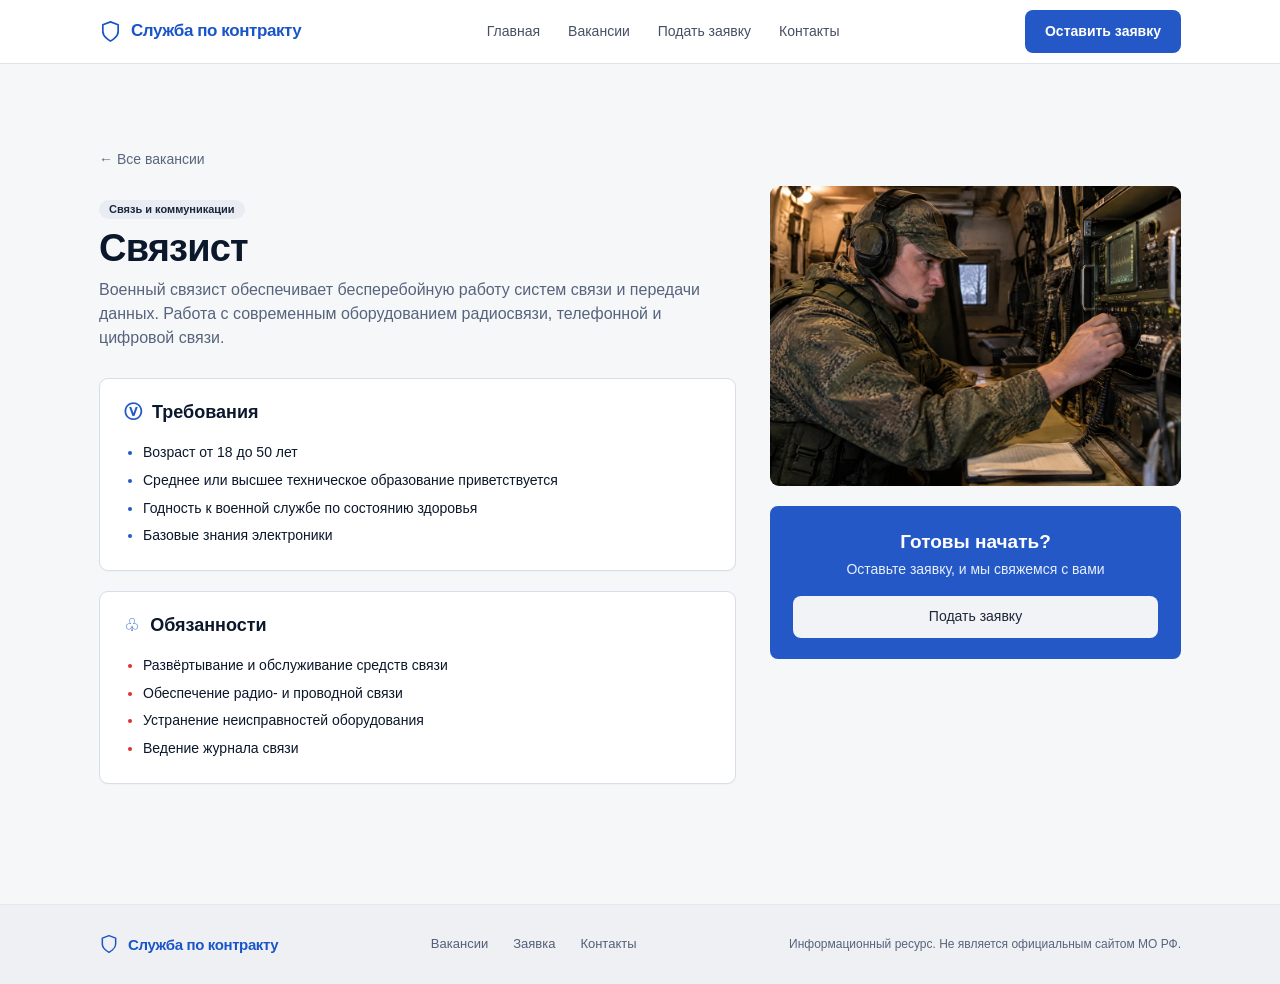
<file: vacancies/svyazist/index.html>
<!doctype html><html lang="ru"><head><meta charset="utf-8"><meta name="viewport" content="width=device-width,initial-scale=1"><title>Связист — Служба по контракту</title><link rel="stylesheet" href="../../style.css"><link rel="icon" href="../../assets/favicon.svg"><script defer src="../../assets/motion.js"></script></head><body><header class="site-header"><div class="wrap head"><a class="logo" href="../../index.html"><svg width="23" height="23" viewBox="0 0 24 24" fill="none" stroke="currentColor" stroke-width="1.8" stroke-linecap="round" stroke-linejoin="round" aria-hidden="true"><path d="M12 22s8-4 8-10V5l-8-3-8 3v7c0 6 8 10 8 10Z"/></svg><span>Служба по контракту</span></a><nav class="nav"><a href="../../index.html">Главная</a><a href="../../vacancies/index.html">Вакансии</a><a href="../../apply/index.html">Подать заявку</a><a href="../../contacts/index.html">Контакты</a></nav><a class="btn nav-cta" href="../../apply/index.html">Оставить заявку</a></div></header><main class="detail-section"><div class="wrap detail-layout"><div class="detail-left"><a class="back-link" href="../../vacancies/index.html">← Все вакансии</a><span class="job-tag">Связь и коммуникации</span><h1>Связист</h1><p class="detail-description">Военный связист обеспечивает бесперебойную работу систем связи и передачи данных. Работа с современным оборудованием радиосвязи, телефонной и цифровой связи.</p><section class="detail-box req"><h2><span class="detail-symbol">ⓥ</span>Требования</h2><ul><li>Возраст от 18 до 50 лет</li><li>Среднее или высшее техническое образование приветствуется</li><li>Годность к военной службе по состоянию здоровья</li><li>Базовые знания электроники</li></ul></section><section class="detail-box dut"><h2><span class="detail-symbol">♧</span>Обязанности</h2><ul><li>Развёртывание и обслуживание средств связи</li><li>Обеспечение радио- и проводной связи</li><li>Устранение неисправностей оборудования</li><li>Ведение журнала связи</li></ul></section></div><aside class="detail-right"><img src="../../assets/svyazist-photo.jpg" alt="Связист"><div class="detail-cta"><h2>Готовы начать?</h2><p>Оставьте заявку, и мы свяжемся с вами</p><a href="../../apply/index.html?vacancy=svyazist">Подать заявку</a></div></aside></div></main><footer><div class="wrap foot"><a class="logo" href="../../index.html"><svg width="23" height="23" viewBox="0 0 24 24" fill="none" stroke="currentColor" stroke-width="1.8" stroke-linecap="round" stroke-linejoin="round" aria-hidden="true"><path d="M12 22s8-4 8-10V5l-8-3-8 3v7c0 6 8 10 8 10Z"/></svg><span>Служба по контракту</span></a><nav class="foot-links"><a href="../../vacancies/index.html">Вакансии</a><a href="../../apply/index.html">Заявка</a><a href="../../contacts/index.html">Контакты</a></nav><span>Информационный ресурс. Не является официальным сайтом МО РФ.</span></div></footer></body></html>
</file>
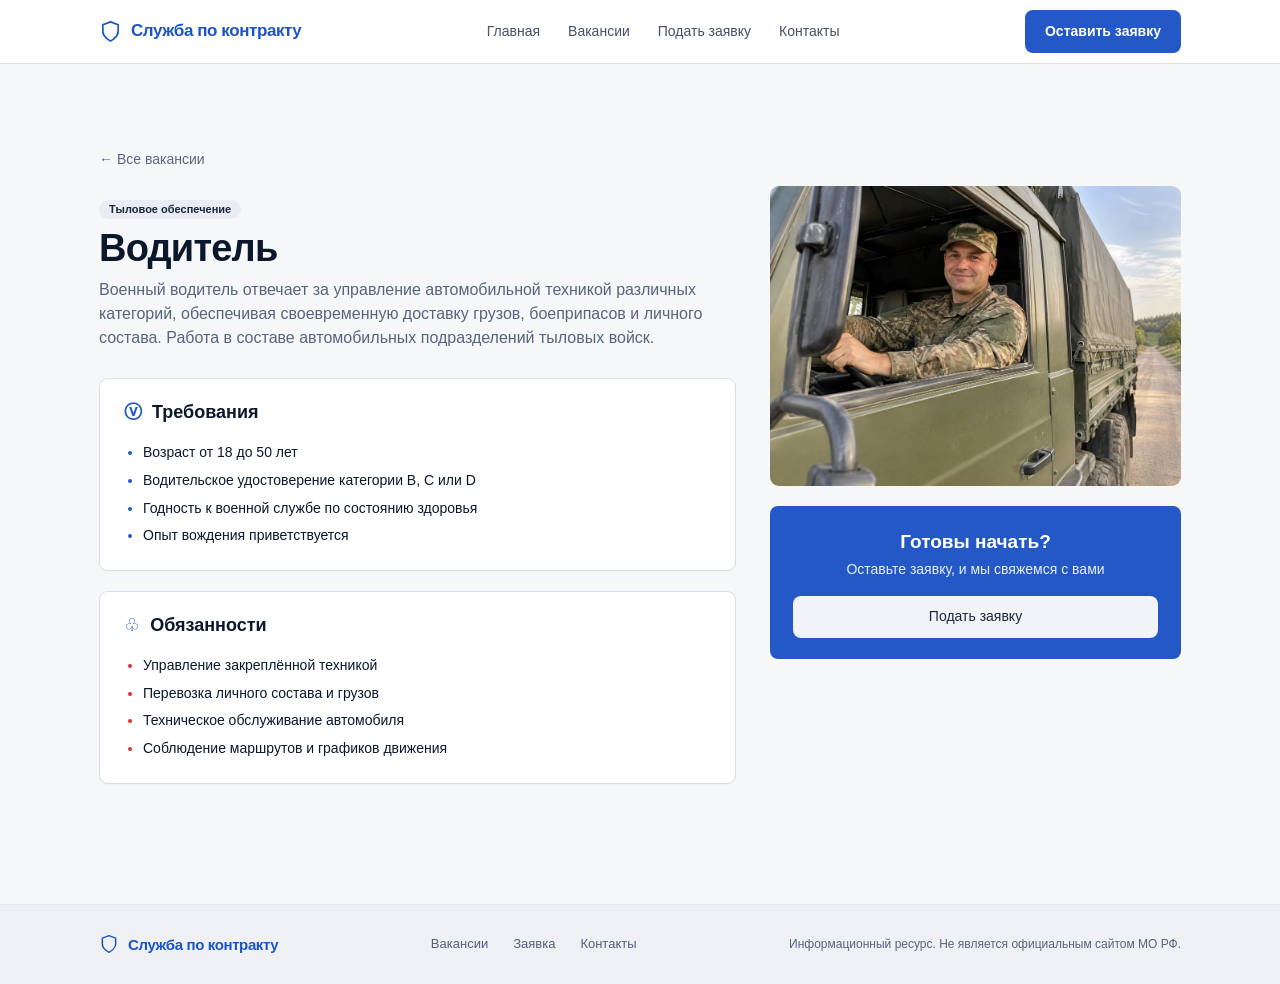
<file: vacancies/voditel/index.html>
<!doctype html><html lang="ru"><head><meta charset="utf-8"><meta name="viewport" content="width=device-width,initial-scale=1"><title>Водитель — Служба по контракту</title><link rel="stylesheet" href="../../style.css"><link rel="icon" href="../../assets/favicon.svg"><script defer src="../../assets/motion.js"></script></head><body><header class="site-header"><div class="wrap head"><a class="logo" href="../../index.html"><svg width="23" height="23" viewBox="0 0 24 24" fill="none" stroke="currentColor" stroke-width="1.8" stroke-linecap="round" stroke-linejoin="round" aria-hidden="true"><path d="M12 22s8-4 8-10V5l-8-3-8 3v7c0 6 8 10 8 10Z"/></svg><span>Служба по контракту</span></a><nav class="nav"><a href="../../index.html">Главная</a><a href="../../vacancies/index.html">Вакансии</a><a href="../../apply/index.html">Подать заявку</a><a href="../../contacts/index.html">Контакты</a></nav><a class="btn nav-cta" href="../../apply/index.html">Оставить заявку</a></div></header><main class="detail-section"><div class="wrap detail-layout"><div class="detail-left"><a class="back-link" href="../../vacancies/index.html">← Все вакансии</a><span class="job-tag">Тыловое обеспечение</span><h1>Водитель</h1><p class="detail-description">Военный водитель отвечает за управление автомобильной техникой различных категорий, обеспечивая своевременную доставку грузов, боеприпасов и личного состава. Работа в составе автомобильных подразделений тыловых войск.</p><section class="detail-box req"><h2><span class="detail-symbol">ⓥ</span>Требования</h2><ul><li>Возраст от 18 до 50 лет</li><li>Водительское удостоверение категории B, C или D</li><li>Годность к военной службе по состоянию здоровья</li><li>Опыт вождения приветствуется</li></ul></section><section class="detail-box dut"><h2><span class="detail-symbol">♧</span>Обязанности</h2><ul><li>Управление закреплённой техникой</li><li>Перевозка личного состава и грузов</li><li>Техническое обслуживание автомобиля</li><li>Соблюдение маршрутов и графиков движения</li></ul></section></div><aside class="detail-right"><img src="../../assets/voditel-photo.jpg" alt="Водитель"><div class="detail-cta"><h2>Готовы начать?</h2><p>Оставьте заявку, и мы свяжемся с вами</p><a href="../../apply/index.html?vacancy=voditel">Подать заявку</a></div></aside></div></main><footer><div class="wrap foot"><a class="logo" href="../../index.html"><svg width="23" height="23" viewBox="0 0 24 24" fill="none" stroke="currentColor" stroke-width="1.8" stroke-linecap="round" stroke-linejoin="round" aria-hidden="true"><path d="M12 22s8-4 8-10V5l-8-3-8 3v7c0 6 8 10 8 10Z"/></svg><span>Служба по контракту</span></a><nav class="foot-links"><a href="../../vacancies/index.html">Вакансии</a><a href="../../apply/index.html">Заявка</a><a href="../../contacts/index.html">Контакты</a></nav><span>Информационный ресурс. Не является официальным сайтом МО РФ.</span></div></footer></body></html>
</file>
<file: style.css>
*{box-sizing:border-box}html{scroll-behavior:smooth}body{margin:0;background:#f7f9fc;color:#14243c;font:16px/1.6 system-ui,-apple-system,Segoe UI,Arial,sans-serif}a{color:inherit;text-decoration:none}.wrap{max-width:1160px;margin:auto;padding:0 24px}header{background:#fff;position:sticky;top:0;z-index:5;box-shadow:0 1px 12px #183b5a14}.head{display:flex;align-items:center;justify-content:space-between;min-height:76px;gap:20px}.logo{font-weight:800;color:#1259b3;font-size:20px}.nav{display:flex;gap:22px;align-items:center}.nav a:hover{color:#1264ce}.btn{display:inline-block;background:#1464c4;color:#fff;padding:13px 24px;border:0;border-radius:10px;font:inherit;font-weight:650;cursor:pointer}.btn:hover{background:#0d4f9d}.btn.secondary{background:#fff;color:#1557a3}.hero{padding:110px 0;color:white;background:linear-gradient(90deg,#071c35e8,#092a54aa);min-height:500px}.hero h1{font-size:clamp(34px,5vw,62px);max-width:720px;line-height:1.12}.hero p{font-size:20px;max-width:650px;color:#e3eaf5}.actions{display:flex;gap:12px;flex-wrap:wrap}.section{padding:65px 0}.section h1,.section h2{font-size:clamp(27px,3.2vw,40px);line-height:1.2;margin:0 0 20px}.muted{color:#627187}.grid{display:grid;grid-template-columns:repeat(3,minmax(0,1fr));gap:20px}.card{background:white;border:1px solid #e3e9f2;border-radius:16px;padding:26px;box-shadow:0 6px 25px #142c4908}.card h3{margin:0 0 8px;font-size:21px}.card p{color:#5d6c80}.card a{color:#1264c4;font-weight:650}.strip{background:#edf3fa}.form{max-width:720px;margin:auto}.form label{display:block;margin:14px 0 6px;font-weight:650}.form input,.form select{width:100%;padding:13px;border:1px solid #cbd6e4;border-radius:9px;font:inherit;background:white}.check{display:flex;align-items:start;gap:10px;margin:20px 0}.check input{width:auto;margin-top:7px}.check label{margin:0;font-weight:400}.form .btn{width:100%}footer{padding:35px 0;background:#eaf0f7;color:#53647a}.foot{display:flex;justify-content:space-between;gap:20px;flex-wrap:wrap}.alert{padding:14px;border-radius:8px;background:#fff3d7;color:#6d4c00}.success{background:#e5f8eb;color:#145c2e}.contact{font-size:19px}ul{padding-left:23px}@media(max-width:760px){.head{align-items:flex-start;flex-direction:column;padding:16px 24px}.nav{flex-wrap:wrap;gap:12px;font-size:14px}.grid{grid-template-columns:1fr}.hero{padding:70px 0;min-height:380px}.section{padding:40px 0}.foot{flex-direction:column}}
/* Contact layout */
.card{min-width:0;overflow-wrap:anywhere}.grid>.grid{grid-column:1/-1}.contact-grid{grid-template-columns:repeat(3,minmax(0,1fr))}
@media(max-width:760px){.contact-grid{grid-template-columns:1fr}}

/* Contact cards: full-width layout at desktop and mobile */
.contact-grid{display:grid;width:100%;grid-template-columns:repeat(3,minmax(0,1fr));gap:20px;align-items:stretch}
.contact-grid>.card{min-width:0;width:100%;overflow-wrap:break-word;word-break:normal}
.contact-grid>.card p{overflow-wrap:anywhere}
@media(max-width:800px){.contact-grid{grid-template-columns:1fr}}

/* FAQ: ported from the original project */
.faq-section{background:#f0f2f5;padding:82px 0}.faq-wrap{max-width:980px}.faq-heading{text-align:center;margin-bottom:30px}.faq-kicker{color:#2058cb;font-size:14px;font-weight:600;margin-bottom:10px}.faq-heading h2{font-size:clamp(28px,3vw,38px);margin:0;color:#111b2b}.faq-list{display:grid;gap:10px}.faq-item{background:#fff;border-radius:10px;border:1px solid #e9edf2;overflow:hidden}.faq-item summary{list-style:none;cursor:pointer;padding:17px 20px;display:flex;justify-content:space-between;align-items:center;gap:20px;font-weight:500;color:#14243c}.faq-item summary::-webkit-details-marker{display:none}.faq-item summary:focus-visible{outline:3px solid #2058cb;outline-offset:-3px}.faq-chevron{width:9px;height:9px;border-right:1.8px solid #14243c;border-bottom:1.8px solid #14243c;transform:rotate(45deg);transition:transform .2s;flex-shrink:0}.faq-item[open] .faq-chevron{transform:rotate(225deg)}.faq-answer{padding:0 20px 17px;color:#627187;line-height:1.55;font-size:14px}@media(max-width:760px){.faq-section{padding:54px 0}.faq-item summary{padding:16px}.faq-answer{padding:0 16px 16px}}

/* Visual polish, self-contained assets */
.hero{background:linear-gradient(90deg,rgba(6,24,44,.92) 0%,rgba(7,29,53,.82) 46%,rgba(8,32,57,.27) 100%),url("assets/hero-logistics.svg") center/cover no-repeat;display:flex;align-items:center}
.hero .wrap{width:100%}.hero h1{letter-spacing:-.035em}.hero .btn.secondary{background:rgba(255,255,255,.15);color:white;border:1px solid rgba(255,255,255,.6);backdrop-filter:blur(6px)}
.card{transition:box-shadow .2s,transform .2s}.card:hover{box-shadow:0 12px 32px #183b5a18;transform:translateY(-2px)}
.vacancy-art{display:block;width:100%;aspect-ratio:8/5;object-fit:cover;border-radius:12px;margin:0 0 18px;background:#e8f1fb}
.vacancy-feature{width:min(100%,520px);display:block;border-radius:16px;margin:12px 0 26px}
.contact-grid{grid-template-columns:repeat(3,minmax(220px,1fr))}
.contact-grid>.card{overflow-wrap:anywhere}.contact-grid .card p{font-size:16px}
.nav a:focus-visible,.btn:focus-visible{outline:3px solid #2b72d6;outline-offset:3px}
@media(max-width:850px){.contact-grid{grid-template-columns:1fr}.hero{min-height:430px}}
@media(max-width:520px){.hero{background-position:58% center}.hero h1{font-size:38px}.hero p{font-size:17px}.wrap{padding-left:18px;padding-right:18px}}

/* Original-inspired benefits section */
:root{--brand:#2359ce;--ink:#111827;--sub:#64748b}
body{background:#f4f5f8;color:var(--ink)}
header{box-shadow:none;border-bottom:1px solid #e5e8ef}
.logo{color:#2057cb;letter-spacing:-.025em}.nav a{font-size:14px;color:#475569}
.btn{background:#2359ce;border-radius:10px;transition:background .22s,transform .22s,box-shadow .22s}
.btn:hover{background:#1649b4;transform:translateY(-2px);box-shadow:0 8px 22px #2359ce35}
.benefits-section{background:#f3f4f7;padding:80px 0 76px}
.benefits-section>.wrap{max-width:1100px}
.section-intro{text-align:center;margin:0 auto 36px;max-width:650px}
.section-intro h2{font-size:clamp(30px,3vw,39px);letter-spacing:-.045em;margin-bottom:10px}
.section-intro p{color:#667085;margin:0 auto;max-width:580px;font-size:16px}
.family-feature{margin:0 0 30px;position:relative;overflow:hidden;border-radius:12px;aspect-ratio:21/9;background:#d7dbe3}
.family-feature img{width:100%;height:100%;object-fit:cover;display:block;transition:transform .7s ease}
.family-feature:hover img{transform:scale(1.025)}
.family-feature:after{content:'';position:absolute;inset:35% 0 0;background:linear-gradient(transparent,rgba(0,0,0,.72));pointer-events:none}
.family-feature figcaption{position:absolute;bottom:24px;left:25px;right:20px;z-index:1;color:white;display:grid;gap:3px}
.family-feature figcaption strong{font-size:18px;line-height:1.3}
.family-feature figcaption span{font-size:13px;color:#ffffffc9}
.benefits-grid{gap:20px}
.benefit-card{padding:26px 26px 30px;border:1px solid #dce6f1;border-top:3px solid var(--accent,#3e70d7);border-radius:15px;background:linear-gradient(140deg,var(--wash,#eef8ff),#fff 65%);box-shadow:0 6px 22px #17315c09;min-height:205px}
.benefit-card h3{font-size:18px;letter-spacing:-.025em;margin:17px 0 10px;color:#151c2b}
.benefit-card p{font-size:14px;line-height:1.65;margin:0;color:#58677f}
.benefit-icon{display:grid;place-items:center;width:45px;height:45px;border-radius:12px;background:var(--accent,#3467ce);color:#fff;font-size:24px;font-weight:500;box-shadow:0 4px 12px var(--shadow,#3467ce38)}
.benefit-0{--accent:#28a99a;--wash:#e9f8f4;--shadow:#28a99a50}
.benefit-1{--accent:#3467ce;--wash:#edf3ff;--shadow:#3467ce50}
.benefit-2{--accent:#3467ce;--wash:#edf3ff;--shadow:#3467ce50}
.benefit-3{--accent:#e43b43;--wash:#fff0f1;--shadow:#e43b4350}
.benefit-4{--accent:#783cdb;--wash:#f3eaff;--shadow:#783cdb50}
.benefit-5{--accent:#2da99b;--wash:#e9f8f4;--shadow:#2da99b50}
.benefit-note{text-align:center;font-size:12px;color:#758195;margin:20px 0 0}
.js-motion .reveal,.js-motion .section:not(.benefits-section),.js-motion .card:not(.benefit-card){opacity:0;transform:translateY(18px);transition:opacity .65s ease,transform .65s ease;transition-delay:var(--delay,0ms)}
.js-motion .is-visible{opacity:1!important;transform:translateY(0)!important}
@media(max-width:760px){.benefits-section{padding:48px 0}.family-feature{aspect-ratio:4/3}.family-feature figcaption{bottom:15px;left:15px}.family-feature figcaption strong{font-size:15px}.benefit-card{min-height:0}}
@media(prefers-reduced-motion:reduce){.js-motion .reveal,.js-motion .section,.js-motion .card{opacity:1!important;transform:none!important;transition:none!important}.family-feature img,.btn{transition:none!important}}

/* Final reference-matched layout */
:root{--blue:#2359c8;--page:#f3f4f7;--border:#dce0e7}
body{background:var(--page);color:#111827}
.wrap{max-width:1140px}.head{min-height:64px;gap:18px}.logo{font-size:18px;white-space:nowrap}.nav{gap:25px;margin:auto}.nav a{font-size:14px}.nav-cta{font-size:13px;padding:10px 16px;white-space:nowrap}
.section-intro{margin:0 auto 36px;max-width:690px;text-align:center}.section-intro h1,.section-intro h2{font-size:clamp(29px,3vw,38px);letter-spacing:-.045em;margin:0 0 9px;line-height:1.18}.section-intro p{color:#647084;font-size:15px;line-height:1.55;margin:0 auto;max-width:560px}
.steps-section{background:#f0f1f4;padding:80px 0 76px}.steps-grid{display:grid;grid-template-columns:repeat(4,minmax(0,1fr));gap:22px;margin-top:42px}.step-card{background:white;border:1px solid var(--border);border-radius:10px;padding:28px 20px 24px;text-align:center;position:relative;min-height:194px;box-shadow:0 1px 2px #18263c09}.step-number{position:absolute;top:-12px;left:22px;display:grid;place-items:center;width:26px;height:26px;border-radius:50%;background:var(--blue);color:#fff;font-size:13px;font-weight:700}.step-icon{width:46px;height:46px;margin:0 auto 14px;display:grid;place-items:center;background:#eaf0fd;color:var(--blue);border-radius:50%;font-size:24px}.step-card h3{font-size:16px;margin:0 0 9px;line-height:1.25}.step-card p{font-size:14px;color:#647084;margin:0;line-height:1.5}.steps-photo{width:100%;height:auto;aspect-ratio:21/7;object-fit:cover;border-radius:11px;display:block;margin-top:38px}
.jobs-section{background:#f7f8fa;padding:78px 0 85px}.jobs-grid{display:grid;grid-template-columns:repeat(3,minmax(0,1fr));gap:22px}.job-card{background:#fff;border:1px solid var(--border);border-radius:10px;overflow:hidden;box-shadow:0 1px 2px #18263c08;transition:transform .25s,box-shadow .25s}.job-card:hover{transform:translateY(-4px);box-shadow:0 14px 30px #1b2c4b18}.job-photo{display:block;overflow:hidden;aspect-ratio:4/3;background:#dce4eb}.job-photo img{display:block;width:100%;height:100%;object-fit:cover;transition:transform .45s}.job-card:hover .job-photo img{transform:scale(1.04)}.job-body{padding:18px 19px 20px}.job-tag{display:inline-block;border-radius:99px;background:#e9ebef;padding:4px 10px;color:#263344;font-size:11px;font-weight:650;line-height:1.2}.job-body h3{font-size:18px;margin:10px 0 6px}.job-body p{font-size:14px;line-height:1.55;color:#5c6879;margin:0 0 14px}.job-link{font-size:14px;color:#2359c8;font-weight:600}.center-actions{text-align:center;margin-top:30px}.outline-button{display:inline-block;border:1px solid #d5dbe4;border-radius:9px;background:#f7f8fa;padding:11px 22px;font-size:14px;color:#17243a}.outline-button:hover{background:#e8edf7}
.listing{min-height:calc(100vh - 185px)}.listing .wrap{max-width:1110px}.listing .section-intro{margin-bottom:36px}
.contacts-section{background:#f6f7f9;min-height:620px;padding:86px 20px 100px}.contacts-container{max-width:700px;margin:auto}.contacts-grid{display:grid;grid-template-columns:repeat(2,minmax(0,1fr));gap:18px}.contact-tile{background:#fff;border:1px solid var(--border);border-radius:9px;padding:22px;min-height:170px}.contact-icon{display:grid;place-items:center;width:36px;height:36px;border-radius:9px;background:#eaf0fd;color:#2359c8;font-size:22px;margin-bottom:12px}.contact-tile h3{font-size:16px;margin:0 0 5px}.contact-tile p{font-size:14px;margin:0;color:#111827;overflow-wrap:anywhere}.contact-tile small{display:block;margin-top:4px;font-size:12px;color:#647084}.contacts-section .center-actions{margin-top:28px}
footer{background:#edeef2;padding:30px 0}.foot{align-items:center;font-size:13px}.foot strong{color:#2057cb}
.js-motion .steps-section,.js-motion .jobs-section,.js-motion .contacts-section{opacity:1;transform:none}
@media(max-width:900px){.steps-grid{grid-template-columns:repeat(2,minmax(0,1fr))}.head{flex-wrap:wrap;padding-top:12px;padding-bottom:12px}.nav{margin:0}.nav-cta{margin-left:auto}}
@media(max-width:700px){.jobs-grid{grid-template-columns:1fr}.steps-grid{grid-template-columns:1fr}.contacts-grid{grid-template-columns:1fr}.contacts-section{padding:52px 18px 70px;min-height:auto}.nav-cta{display:none}.steps-photo{aspect-ratio:4/3}.head{align-items:center}.logo{font-size:17px}.nav{width:100%;justify-content:space-between;gap:8px}.nav a{font-size:12px}.steps-section,.jobs-section{padding:54px 0}.job-photo{aspect-ratio:16/10}}
@media(prefers-reduced-motion:reduce){.job-card,.job-photo img{transition:none}}


/* v2: consistent reference layout */
:root{--blue:#2458c7;--ink:#0b172b;--muted:#56637b;--line:#d9e0e9}
body{background:#f6f7f9;color:var(--ink);font-family:Arial,system-ui,sans-serif;font-size:15px;line-height:1.55}
.wrap{max-width:1130px;padding:0 24px}
.site-header{position:sticky;top:0;z-index:50;background:#fff;border-bottom:1px solid #dfe3ea;box-shadow:none}
.head{min-height:63px;gap:30px}.logo{display:inline-flex;align-items:center;gap:9px;font-size:17px;color:#1955c8;font-weight:750;white-space:nowrap}.logo svg{flex:none}
.nav{gap:28px;margin:auto}.nav a{font-size:14px;color:#465064;font-weight:400}.nav a:hover,.foot-links a:hover{color:var(--blue)}
.btn{background:var(--blue);font-size:14px;font-weight:600;padding:11px 20px;border-radius:8px;color:#fff}.btn:hover{background:#1745ad}.nav-cta{white-space:nowrap}
.hero{background:linear-gradient(90deg,rgba(0,0,0,.68) 0%,rgba(0,0,0,.49) 48%,rgba(0,0,0,.16) 100%),url('./assets/hero-soldiers.jpg') center 44%/cover no-repeat;min-height:650px;display:flex;align-items:center;padding:75px 0;color:white}
.hero-inner{width:100%}.hero-copy{max-width:685px}.hero-pill{display:inline-flex;align-items:center;gap:8px;border-radius:99px;padding:7px 13px;background:#333b43b8;color:white;font-size:13px}.hero-pill svg{width:15px;height:15px;color:#9bc6ff}
.hero h1{font-size:clamp(42px,4.4vw,66px);line-height:1.08;letter-spacing:-2px;margin:26px 0 22px;font-weight:800;max-width:700px}.hero h1 em{color:#61a3ff;font-style:normal}.hero p{font-size:19px;line-height:1.45;color:#fff;max-width:660px;margin:0 0 30px}.hero .actions{gap:14px}.hero .btn{padding:13px 23px}.hero .btn.secondary{color:white;background:#101315a8;border:1px solid #ffffff78}.hero .btn.secondary:hover{background:#24282b}.hero .btn.secondary span{padding-left:12px}
.section-intro{text-align:center;margin:0 auto 38px;max-width:670px}.section-intro h1,.section-intro h2{font-size:32px;margin:0 0 7px;color:#09192d;letter-spacing:-.6px}.section-intro p{margin:0;color:var(--muted);font-size:15px}
.jobs-section{padding:65px 0 90px;min-height:calc(100vh - 160px)}.job-grid{display:grid;grid-template-columns:repeat(3,minmax(0,1fr));gap:20px}.job-card{overflow:hidden;border-radius:8px;background:#fff;border:1px solid var(--line);box-shadow:0 1px 3px #00000006}.job-image{display:block;height:220px;overflow:hidden}.job-image img{width:100%;height:100%;object-fit:cover;display:block;transition:transform .25s}.job-card:hover img{transform:scale(1.035)}.job-body{padding:15px 17px 19px}.job-tag{display:inline-block;border-radius:99px;background:#e9edf3;color:#19263b;font-size:11px;font-weight:650;padding:3px 10px}.job-body h3{font-size:19px;margin:8px 0 3px;line-height:1.25}.job-body p{font-size:13px;line-height:1.55;color:var(--muted);min-height:42px;margin:0 0 14px}.job-link{color:#1b56c4;font-size:13px;font-weight:650}
.detail-section{padding:85px 0 100px;min-height:calc(100vh - 155px)}.detail-layout{display:grid;grid-template-columns:minmax(0,1.55fr) minmax(300px,1fr);gap:34px;align-items:start}.back-link{display:block;color:#59667d;font-size:14px;margin:0 0 25px}.detail-left>.job-tag{margin-bottom:7px}.detail-left h1{font-size:38px;letter-spacing:-.8px;margin:0 0 7px;line-height:1.2}.detail-description{font-size:16px;color:#56647d;line-height:1.5;margin:0 0 28px}.detail-box{border:1px solid #d8dee7;background:#fff;border-radius:9px;padding:20px 24px;margin:0 0 20px;box-shadow:0 1px 2px #00000007}.detail-box h2{display:flex;align-items:center;gap:10px;font-size:18px;margin:0 0 12px}.detail-symbol{color:#2058c7}.detail-box ul{margin:0;padding-left:19px}.detail-box li{padding:3px 0;font-size:14px}.detail-box li::marker{color:#2058c7}.detail-box.dut li::marker{color:#df2f30}.detail-right{padding-top:37px}.detail-right>img{display:block;width:100%;height:300px;object-fit:cover;border-radius:9px}.detail-cta{background:#2458c7;border-radius:8px;padding:21px 23px;text-align:center;color:white;margin-top:20px}.detail-cta h2{font-size:19px;margin:0 0 3px}.detail-cta p{font-size:14px;margin:0 0 15px;color:#e7efff}.detail-cta a{display:block;background:#f1f3f7;border-radius:8px;color:#1e2738;padding:10px 14px;font-size:14px}.detail-cta a:hover{background:#fff}
.contacts-section{padding:65px 0 105px;min-height:calc(100vh - 160px)}.contacts-container{max-width:710px;margin:auto;padding:0 20px}.contacts-grid{display:grid;grid-template-columns:repeat(2,minmax(0,1fr));gap:15px}.contact-tile{background:#fff;border:1px solid var(--line);border-radius:9px;padding:18px 21px;min-height:142px}.contact-icon{display:flex;align-items:center;justify-content:center;width:32px;height:32px;border-radius:9px;background:#e8eefb;color:#2458c7;font-size:19px;margin-bottom:9px}.contact-tile h3{font-size:15px;margin:0 0 3px}.contact-tile p{font-size:13px;margin:0}.contact-tile small{font-size:11px;color:#647089}.center-actions{text-align:center;margin-top:24px}
footer{padding:28px 0;background:#eff0f3;border-top:1px solid #e4e7ec}.foot{align-items:center;display:flex;justify-content:space-between;gap:24px}.foot .logo{font-size:15px}.foot .logo svg{width:20px;height:20px}.foot-links{display:flex;gap:25px}.foot-links a{color:#526078;font-size:13px}.foot>span{font-size:12px;color:#56647b}
.vacancy-art{object-fit:cover}.benefits-section{padding-top:75px}.section{padding-top:65px;padding-bottom:65px}
@media(max-width:850px){.head{flex-wrap:wrap;padding-top:12px;padding-bottom:12px;gap:12px}.nav{order:3;width:100%;justify-content:center;flex-wrap:wrap;gap:15px}.hero{min-height:590px}.job-grid{grid-template-columns:repeat(2,minmax(0,1fr))}.detail-layout{grid-template-columns:1fr}.detail-right{padding-top:0;max-width:550px}.foot{flex-wrap:wrap}}
@media(max-width:560px){.wrap{padding:0 18px}.head{align-items:center;flex-direction:row}.logo{font-size:15px}.nav-cta{font-size:12px;padding:9px 10px}.nav{gap:13px}.nav a{font-size:12px}.hero{min-height:570px;padding:70px 0;background-position:57% center}.hero h1{font-size:40px;letter-spacing:-1.3px}.hero p{font-size:16px}.hero-pill{font-size:11px}.hero .btn{font-size:13px;padding:12px 14px}.job-grid,.contacts-grid{grid-template-columns:1fr}.job-image{height:235px}.jobs-section,.contacts-section{padding:45px 0 70px}.detail-section{padding:45px 0 70px}.detail-left h1{font-size:31px}.detail-description{font-size:15px}.detail-right>img{height:260px}.foot{align-items:flex-start;flex-direction:column}.section-intro h1,.section-intro h2{font-size:28px}}
</file>
